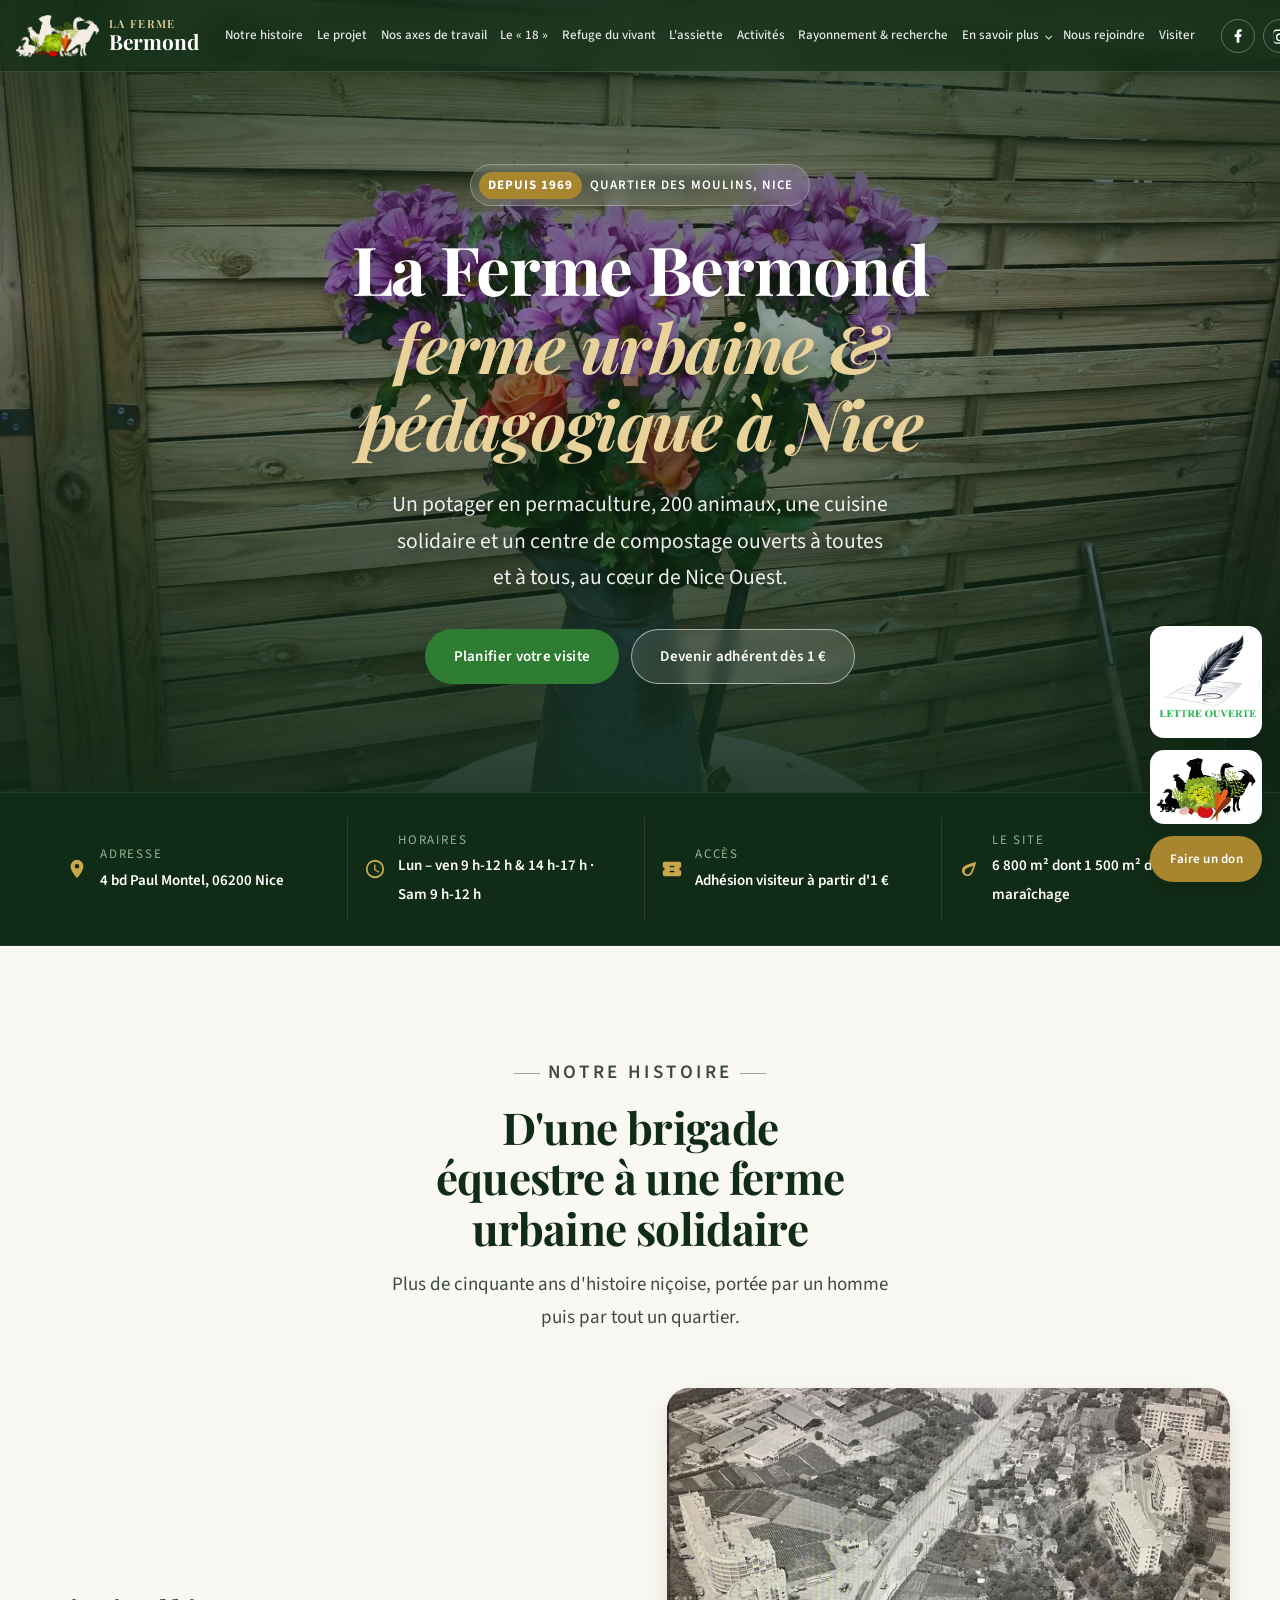
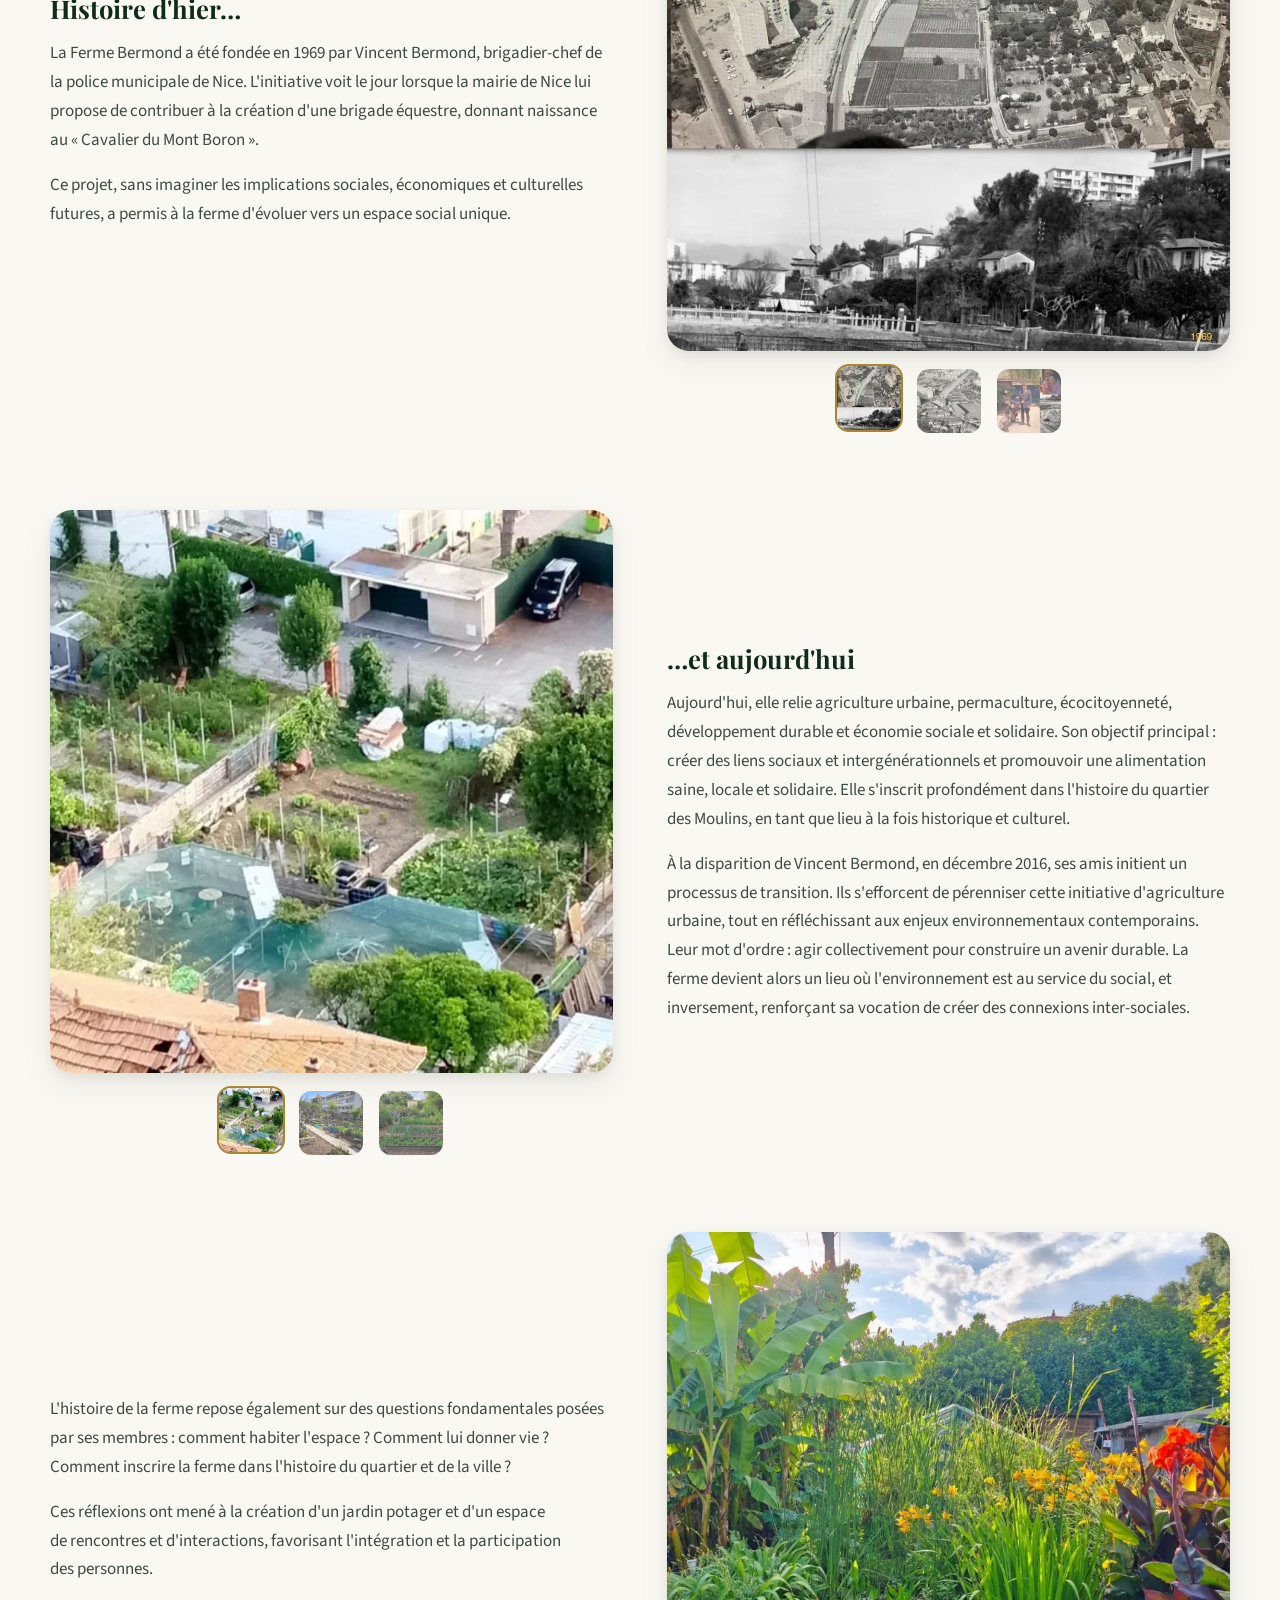
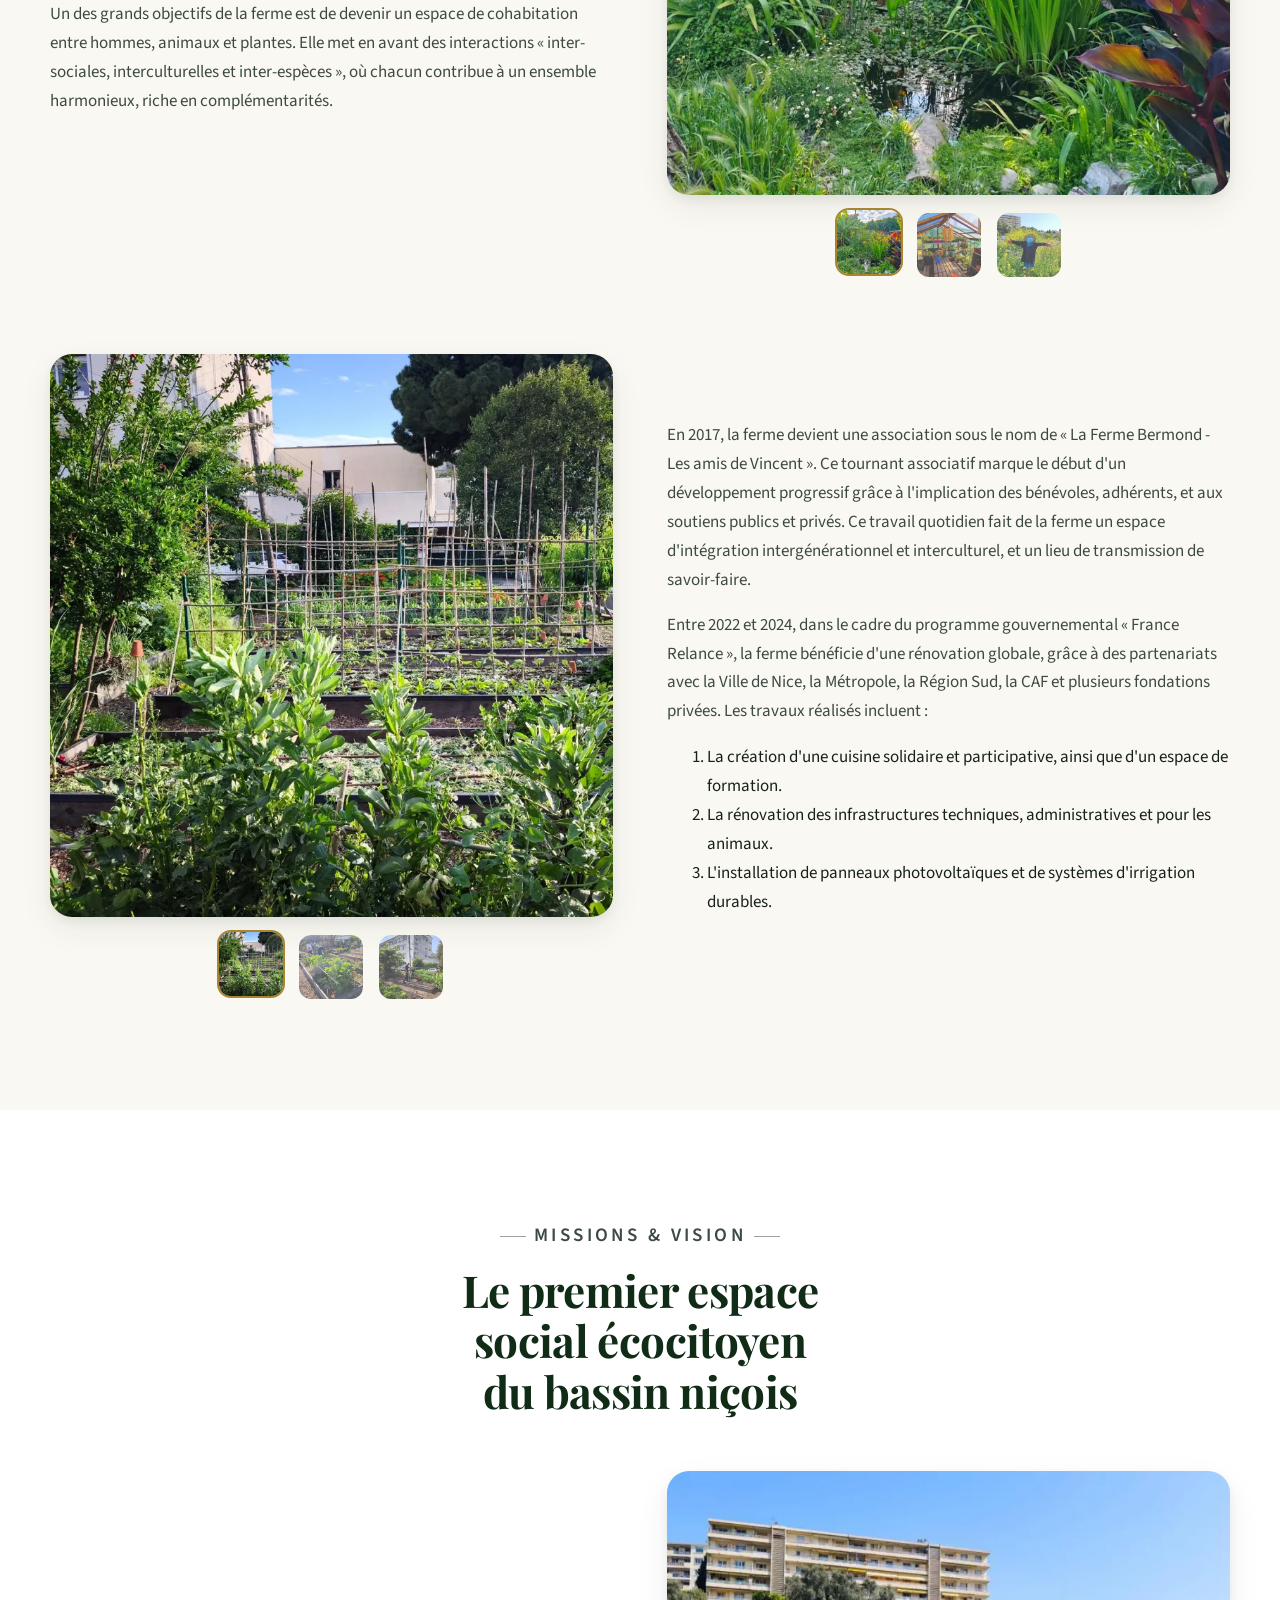
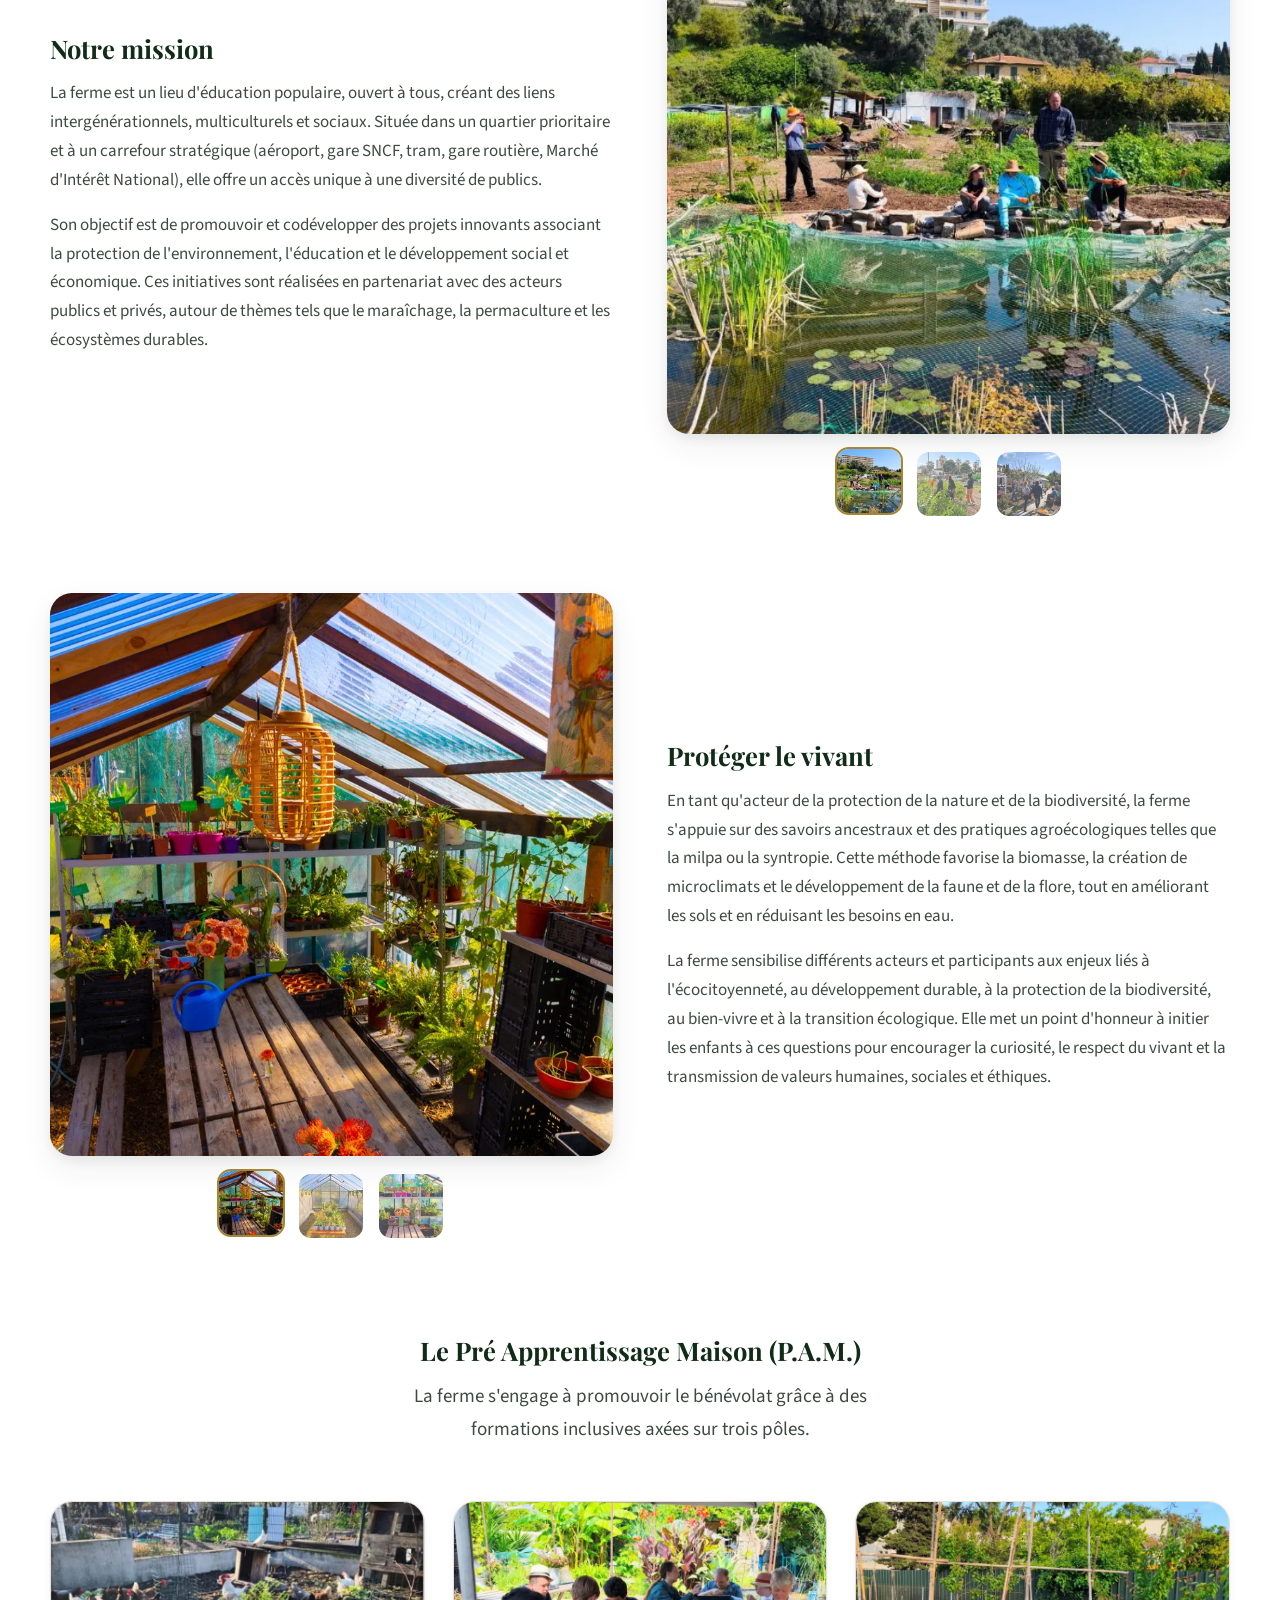
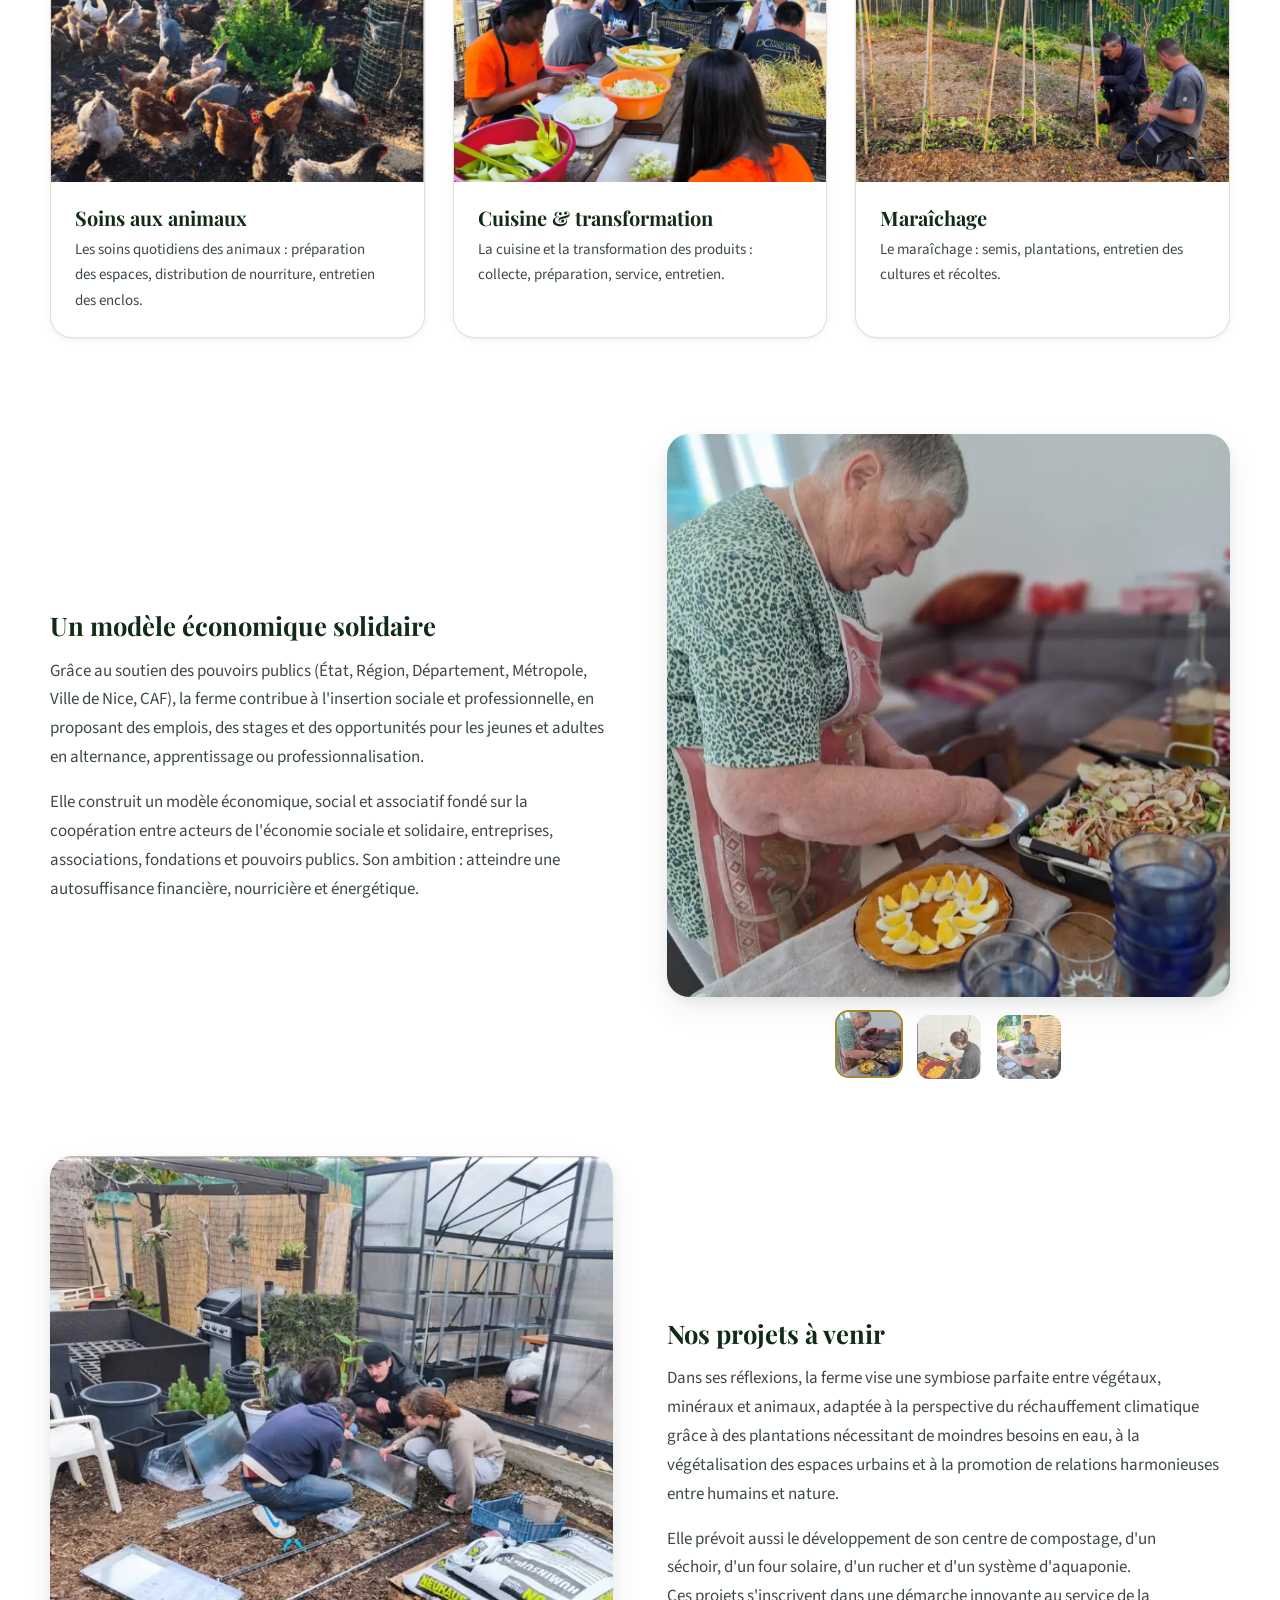
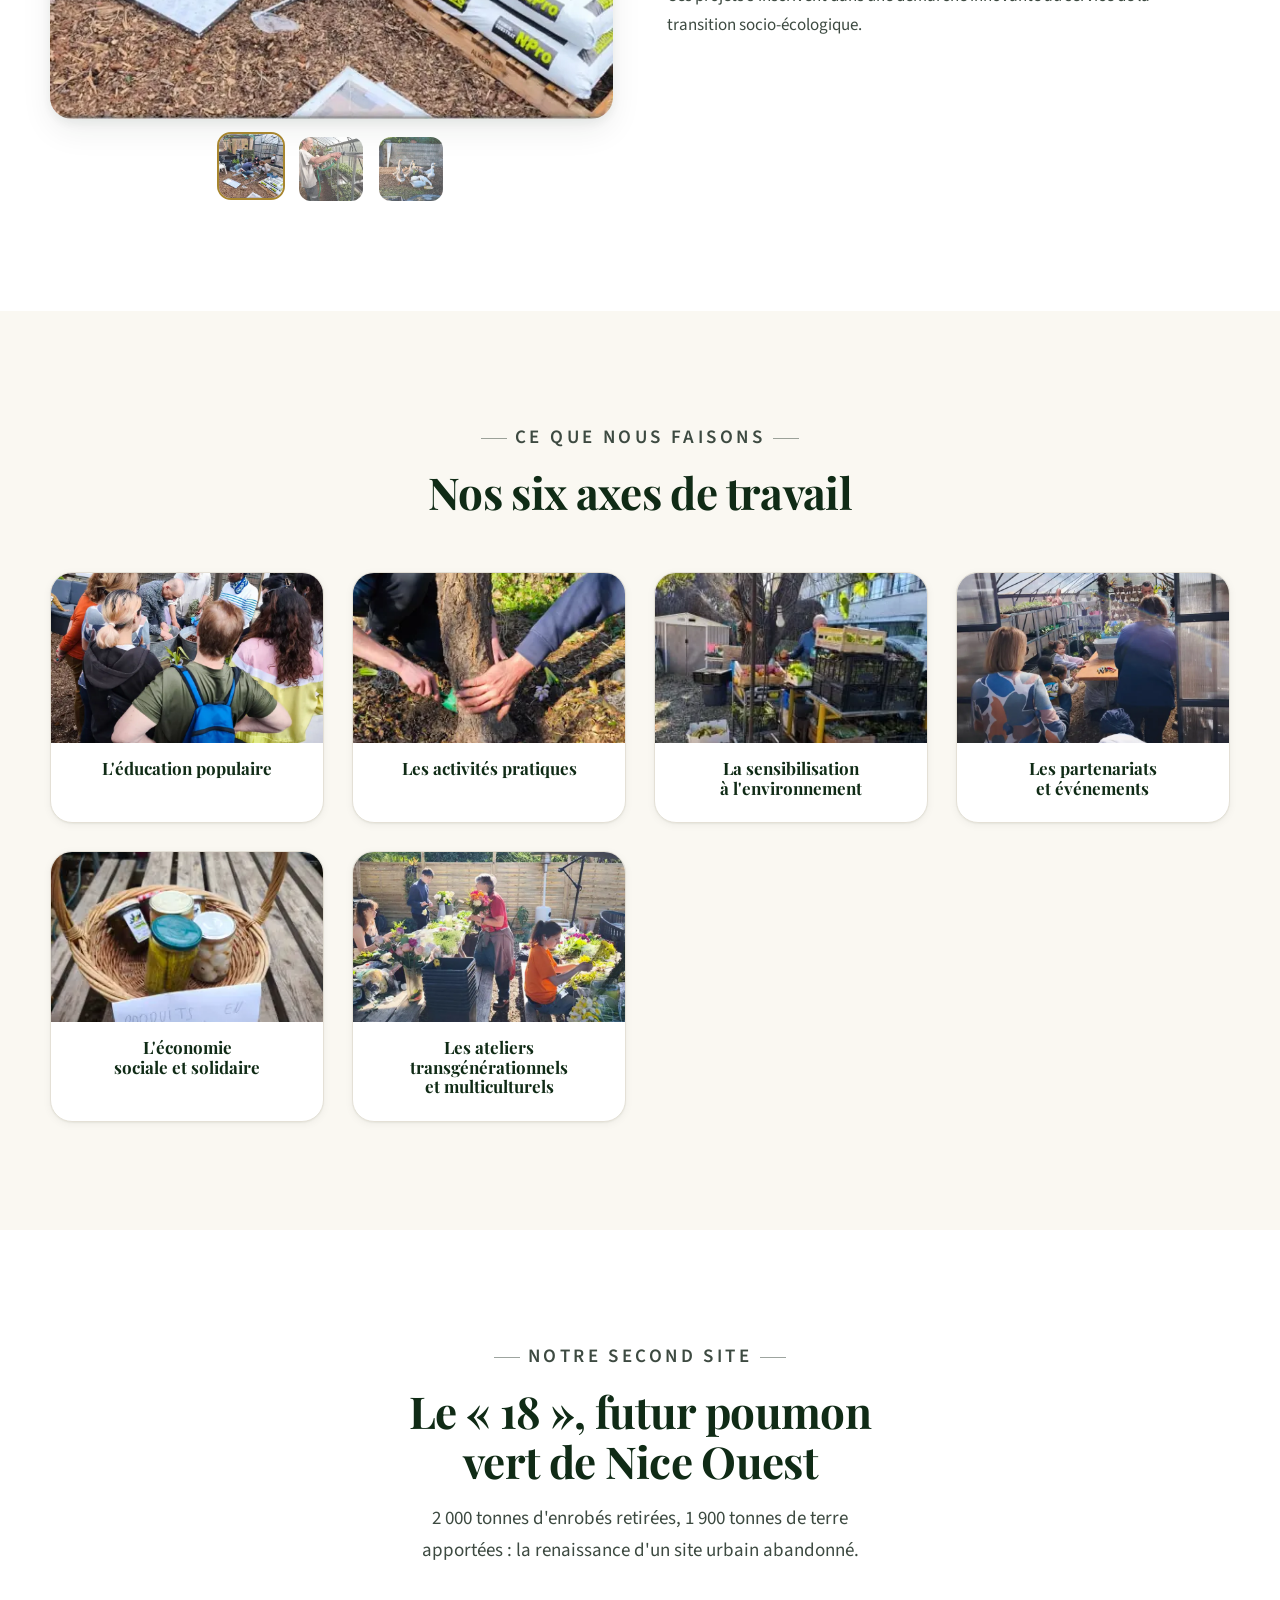
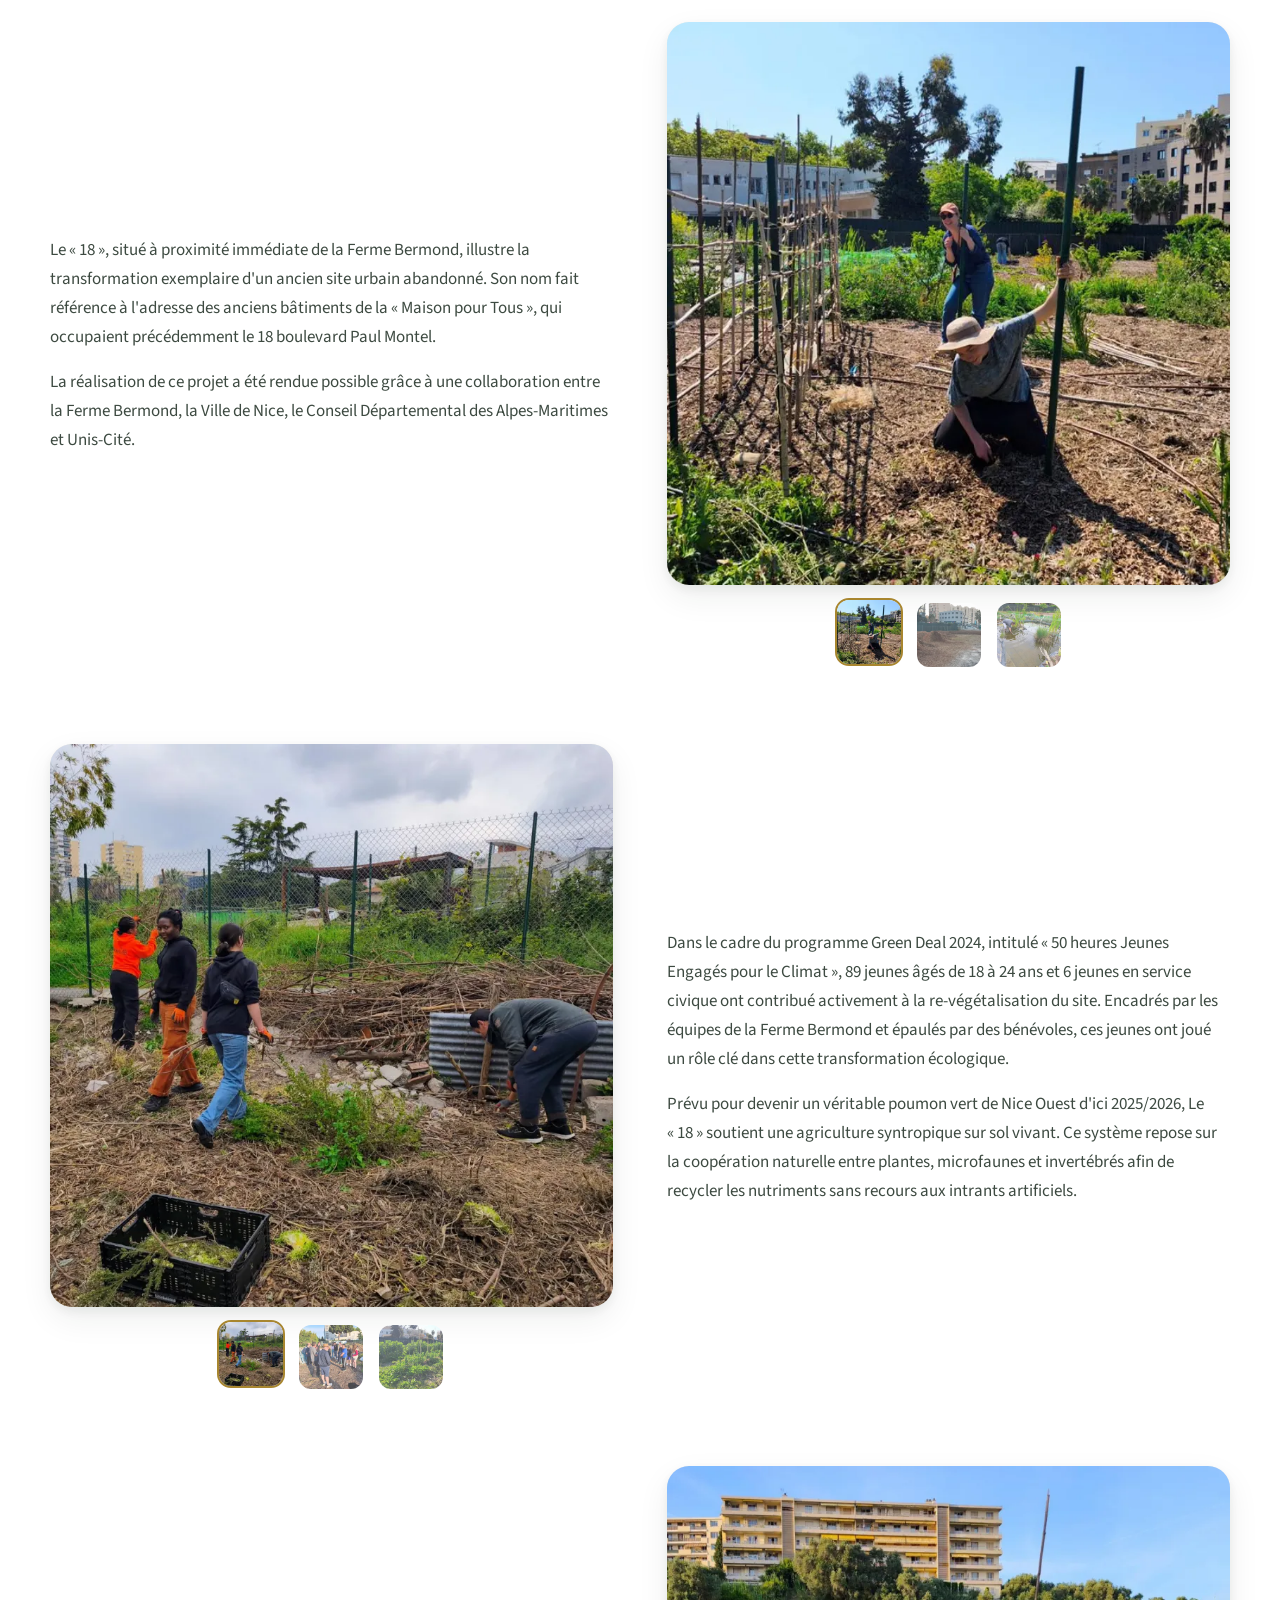
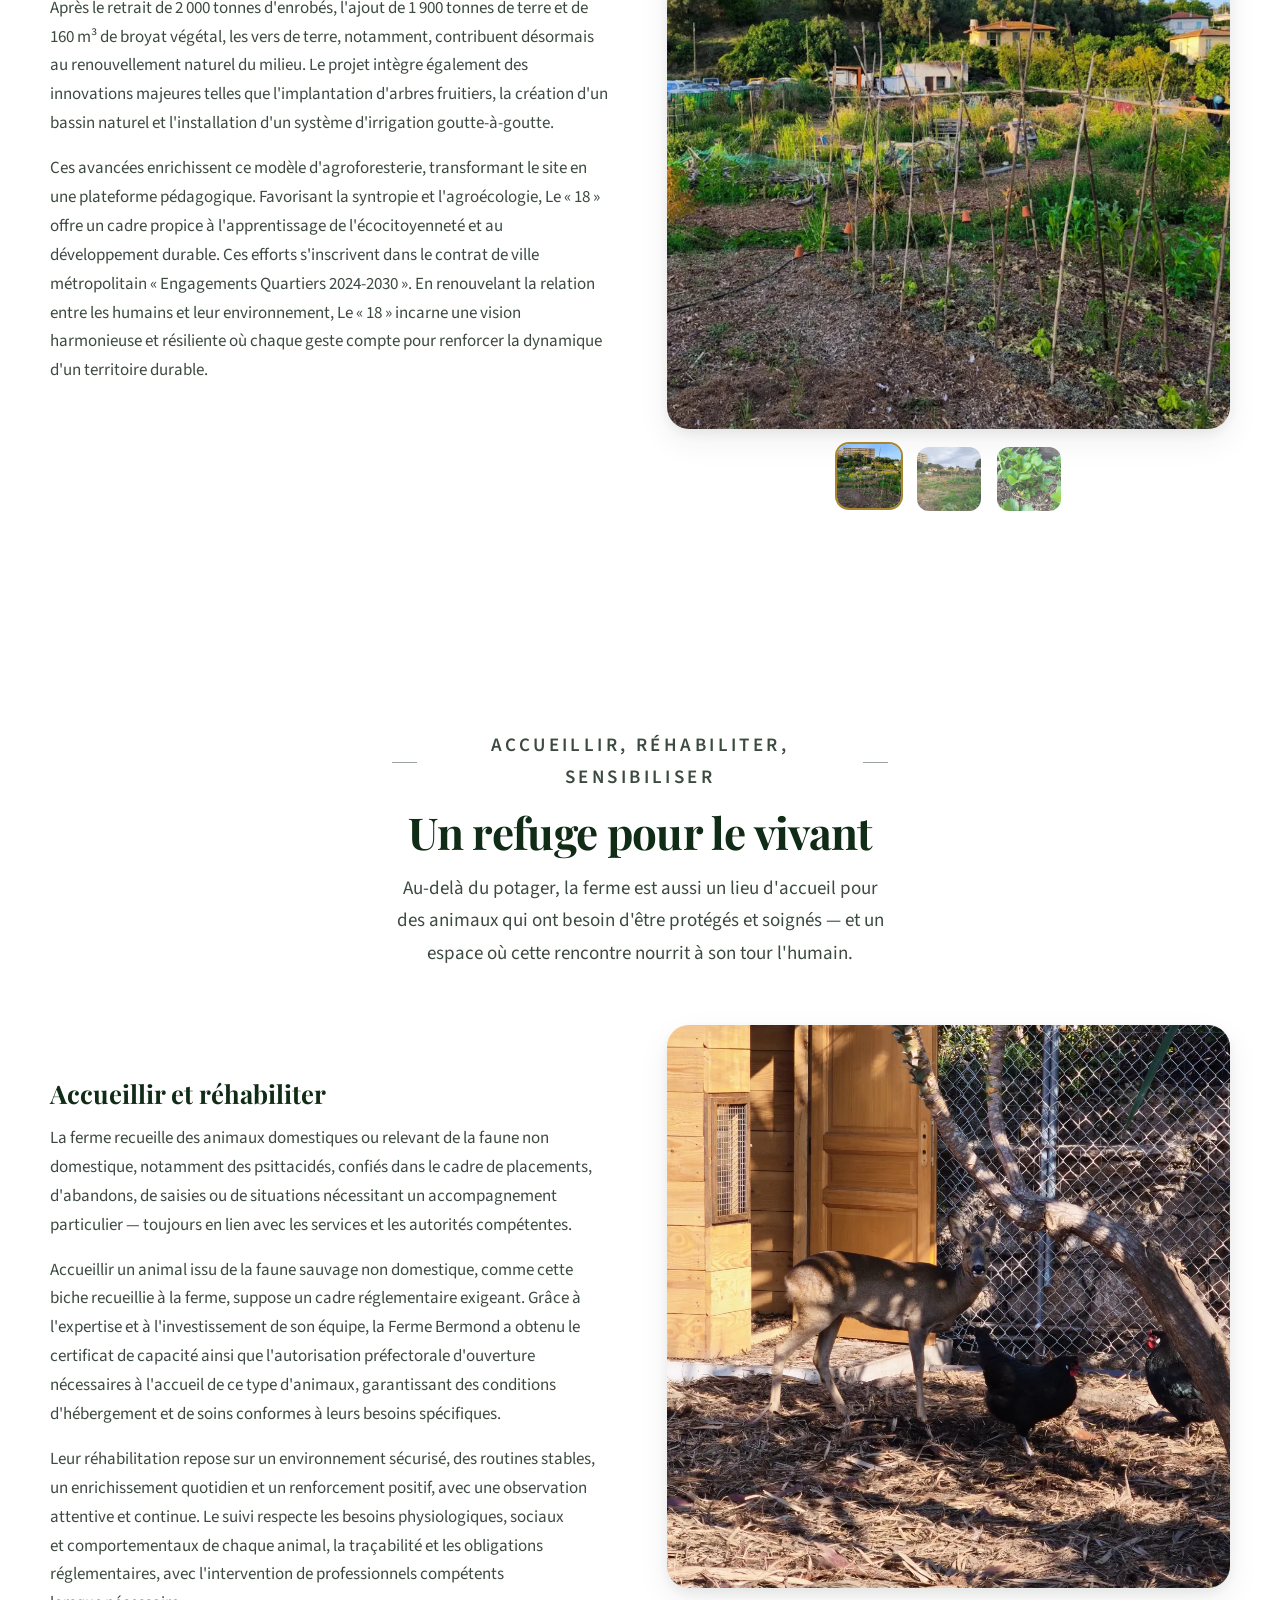
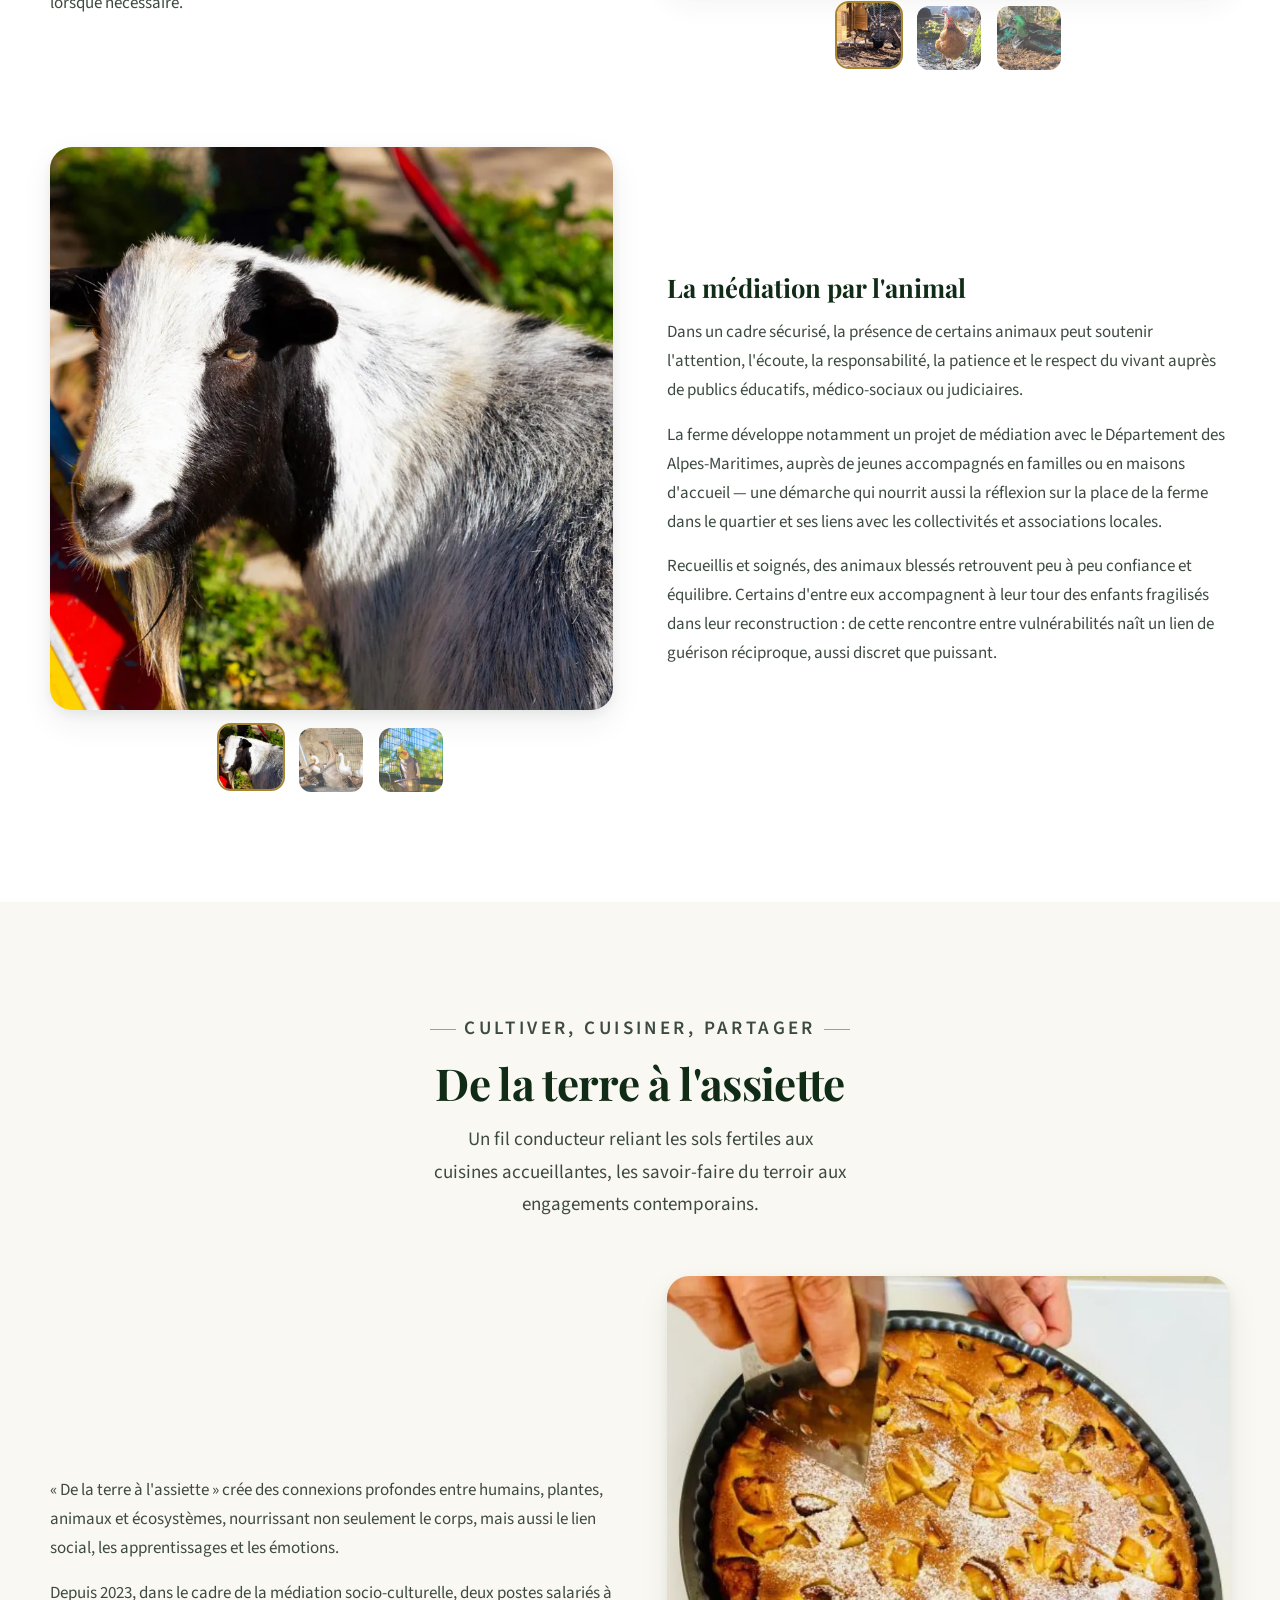
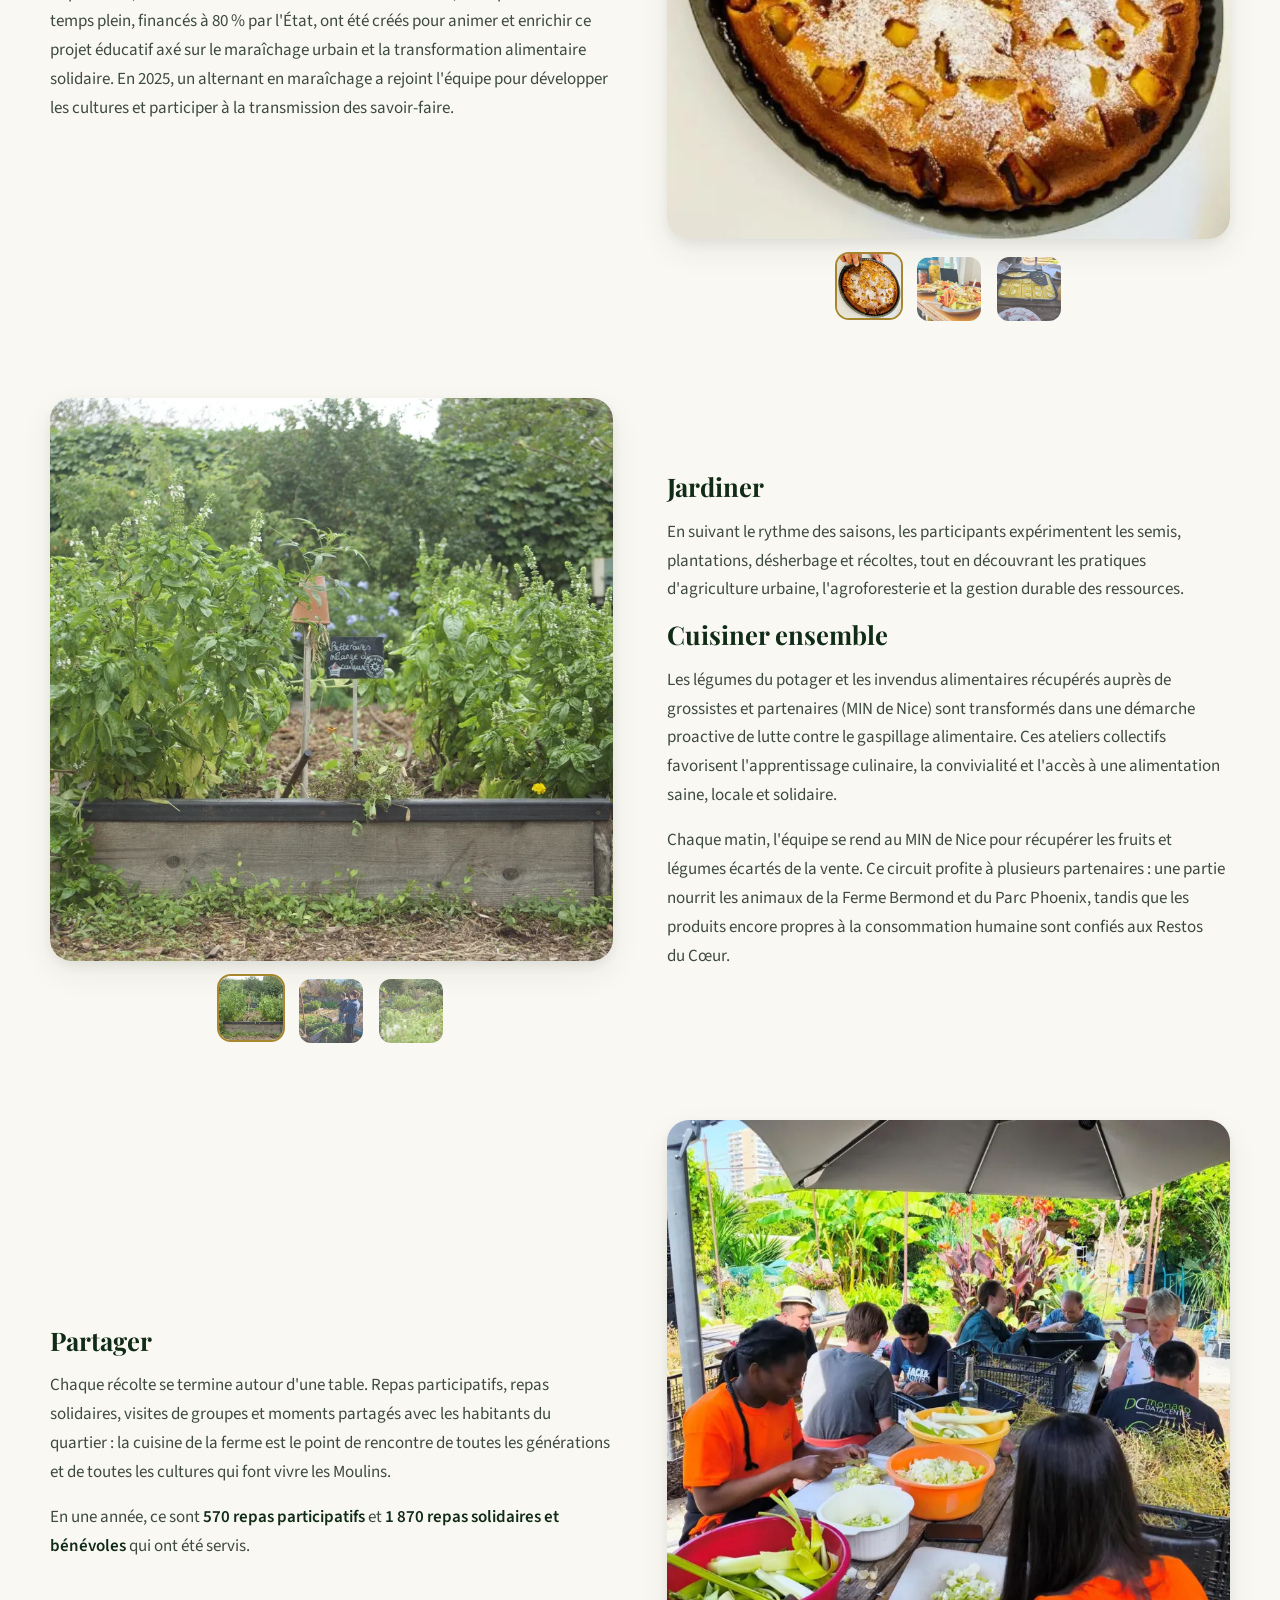
<file: index.html>
<!DOCTYPE html>
<html lang="fr">

<head>
    <meta charset="UTF-8">
    <meta name="viewport" content="width=device-width, initial-scale=1">

    <title>La Ferme Bermond — Ferme urbaine et pédagogique à Nice</title>
    <meta name="description" content="Ferme urbaine et pédagogique à Nice depuis 1969 : potager en permaculture, 200 animaux, ateliers cuisine et compostage. Visites du lundi au samedi.">
    <meta name="author" content="La Ferme Bermond – Les amis de Vincent">
    <meta name="robots" content="index, follow, max-image-preview:large, max-snippet:-1, max-video-preview:-1">
    <meta name="theme-color" content="#102b16">
    <link rel="canonical" href="https://lafermebermond.com/">

    <!-- Open Graph / réseaux sociaux -->
    <meta property="og:type" content="website">
    <meta property="og:site_name" content="La Ferme Bermond">
    <meta property="og:locale" content="fr_FR">
    <meta property="og:url" content="https://lafermebermond.com/">
    <meta property="og:title" content="La Ferme Bermond — Ferme urbaine et pédagogique à Nice">
    <meta property="og:description" content="Depuis 1969 aux Moulins : potager en permaculture, 200 animaux, cuisine solidaire et ateliers pour tous. Ouvert du lundi au samedi, entrée à partir d'1 €.">
    <meta property="og:image" content="https://lafermebermond.com/images/og-image.jpg">
    <meta property="og:image:width" content="1200">
    <meta property="og:image:height" content="630">
    <meta property="og:image:alt" content="Le potager et les serres de la Ferme Bermond à Nice">
    <meta name="twitter:card" content="summary_large_image">
    <meta name="twitter:title" content="La Ferme Bermond — Ferme urbaine et pédagogique à Nice">
    <meta name="twitter:description" content="Depuis 1969 aux Moulins : potager en permaculture, 200 animaux, cuisine solidaire et ateliers pour tous.">
    <meta name="twitter:image" content="https://lafermebermond.com/images/og-image.jpg">

    <!-- Icônes -->
    <link rel="icon" href="/favicon.ico" sizes="any">
    <link rel="icon" type="image/png" sizes="32x32" href="images/favicon-32x32.png">
    <link rel="apple-touch-icon" href="images/apple-touch-icon.png">
    <link rel="manifest" href="site.webmanifest">

    <!-- Ressources -->
    <link rel="preconnect" href="https://fonts.googleapis.com">
    <link rel="preconnect" href="https://fonts.gstatic.com" crossorigin>
    <link rel="preload" as="image" href="images/Background1.webp" fetchpriority="high">
    <link rel="stylesheet" href="https://fonts.googleapis.com/css2?family=Playfair+Display:ital,wght@0,600;0,700;1,700&family=Source+Sans+3:wght@300;400;600;700&display=swap">
    <link rel="stylesheet" href="styles.css?v=3">

    <script>document.documentElement.classList.add('js');</script>

    <!-- Données structurées -->
    <script type="application/ld+json">
    {
      "@context": "https://schema.org",
      "@graph": [
        {
          "@type": ["NGO", "TouristAttraction"],
          "@id": "https://lafermebermond.com/#organisation",
          "name": "La Ferme Bermond – Les amis de Vincent",
          "alternateName": "La Ferme Bermond",
          "url": "https://lafermebermond.com/",
          "logo": "https://lafermebermond.com/images/icon-512.png",
          "image": "https://lafermebermond.com/images/og-image.jpg",
          "description": "Ferme urbaine, pédagogique et solidaire située dans le quartier des Moulins à Nice. Fondée en 1969, elle associe maraîchage en permaculture, éducation populaire, cuisine solidaire et compostage de quartier.",
          "foundingDate": "1969",
          "founder": { "@type": "Person", "name": "Vincent Bermond" },
          "slogan": "Cultiver, cuisiner, partager",
          "areaServed": { "@type": "City", "name": "Nice" },
          "address": {
            "@type": "PostalAddress",
            "streetAddress": "4 boulevard Paul Montel",
            "addressLocality": "Nice",
            "postalCode": "06200",
            "addressRegion": "Alpes-Maritimes",
            "addressCountry": "FR"
          },
          "geo": { "@type": "GeoCoordinates", "latitude": 43.671910, "longitude": 7.209352 },
          "hasMap": "https://maps.google.com/?cid=6603295380374589011",
          "email": "contact@lafermebermond.com",
          "isAccessibleForFree": false,
          "publicAccess": true,
          "openingHoursSpecification": [{
            "@type": "OpeningHoursSpecification",
            "dayOfWeek": ["Monday", "Tuesday", "Wednesday", "Thursday", "Friday"],
            "opens": "09:00",
            "closes": "12:00"
          }, {
            "@type": "OpeningHoursSpecification",
            "dayOfWeek": ["Monday", "Tuesday", "Wednesday", "Thursday", "Friday"],
            "opens": "14:00",
            "closes": "17:00"
          }, {
            "@type": "OpeningHoursSpecification",
            "dayOfWeek": ["Saturday"],
            "opens": "09:00",
            "closes": "12:00"
          }],
          "knowsAbout": ["agriculture urbaine", "permaculture", "agriculture syntropique", "compostage", "économie sociale et solidaire", "éducation à l'environnement"],
          "sameAs": [
            "https://www.facebook.com/lafermebermond",
            "https://www.instagram.com/la_ferme_bermond/",
            "https://www.youtube.com/channel/UCjIxEYve57O7RGvJxjgMUSw",
            "https://www.helloasso.com/associations/la-ferme-bermond-les-amis-de-vincent"
          ]
        },
        {
          "@type": "WebSite",
          "@id": "https://lafermebermond.com/#site",
          "url": "https://lafermebermond.com/",
          "name": "La Ferme Bermond",
          "inLanguage": "fr-FR",
          "publisher": { "@id": "https://lafermebermond.com/#organisation" }
        },
        {
          "@type": "WebPage",
          "@id": "https://lafermebermond.com/#page",
          "url": "https://lafermebermond.com/",
          "name": "La Ferme Bermond — Ferme urbaine et pédagogique à Nice",
          "isPartOf": { "@id": "https://lafermebermond.com/#site" },
          "about": { "@id": "https://lafermebermond.com/#organisation" },
          "inLanguage": "fr-FR",
          "primaryImageOfPage": "https://lafermebermond.com/images/og-image.jpg"
        },
        {
          "@type": "FAQPage",
          "@id": "https://lafermebermond.com/#faq",
          "isPartOf": { "@id": "https://lafermebermond.com/#page" },
          "mainEntity": [
            {
              "@type": "Question",
              "name": "Où se trouve la Ferme Bermond ?",
              "acceptedAnswer": { "@type": "Answer", "text": "La ferme se situe au 4 boulevard Paul Montel, 06200 Nice, dans le quartier des Moulins (Nice Ouest). Elle est implantée à un carrefour stratégique, à proximité de l'aéroport, de la gare SNCF, du tramway, de la gare routière et du Marché d'Intérêt National." }
            },
            {
              "@type": "Question",
              "name": "Quels sont les horaires d'ouverture de la Ferme Bermond ?",
              "acceptedAnswer": { "@type": "Answer", "text": "La ferme est ouverte du lundi au vendredi de 9 h à 12 h puis de 14 h à 17 h, et le samedi de 9 h à 12 h." }
            },
            {
              "@type": "Question",
              "name": "Faut-il payer pour visiter la ferme ?",
              "acceptedAnswer": { "@type": "Answer", "text": "L'accès se fait via une adhésion. L'adhésion visiteur, symbolique, coûte 1 € et donne accès à la ferme, aux repas et aux produits. L'adhésion bienfaiteur est de 20 € par an et ouvre droit à des tarifs réduits. L'adhésion bénévole est gratuite en échange d'une participation régulière aux activités." }
            },
            {
              "@type": "Question",
              "name": "Peut-on venir en famille ou avec une classe ?",
              "acceptedAnswer": { "@type": "Answer", "text": "Oui. La ferme accueille environ 3 000 élèves scolaires chaque année ainsi que les familles, autour d'ateliers pédagogiques : découverte du potager, soin des animaux, cuisine anti-gaspillage et sensibilisation à l'environnement." }
            },
            {
              "@type": "Question",
              "name": "Comment devenir bénévole à la Ferme Bermond ?",
              "acceptedAnswer": { "@type": "Answer", "text": "L'adhésion bénévole est gratuite et donne droit à des tarifs privilégiés, en échange d'une participation régulière à l'entretien du site et aux activités. Il suffit de nous contacter via le formulaire de la page Visiter la ferme." }
            },
            {
              "@type": "Question",
              "name": "Peut-on apporter ses déchets verts pour le compostage ?",
              "acceptedAnswer": { "@type": "Answer", "text": "Oui. La ferme dispose d'une zone de compostage ouverte à toutes les habitantes et à tous les habitants du quartier pour la gestion des déchets verts." }
            },
            {
              "@type": "Question",
              "name": "Quels produits peut-on trouver à la Ferme Bermond ?",
              "acceptedAnswer": { "@type": "Answer", "text": "Des légumes et aromatiques de saison, des fruits (cerises, abricots, figues, kakis, nèfles, poires, prunes, agrumes), des tubercules et céréales, des œufs frais de poules, oies, canes et cailles, ainsi que des confitures, gelées, sirops et sauces préparés avec les récoltes." }
            }
          ]
        }
      ]
    }
    </script>
</head>

<body>
    <a class="skip-link" href="#contenu">Aller au contenu principal</a>

    <!-- Sprite d'icônes -->
    <svg width="0" height="0" style="position:absolute" aria-hidden="true" focusable="false">
        <symbol id="i-facebook" viewBox="0 0 24 24"><path d="M14 13.5h2.5l1-4H14v-2c0-1.03 0-2 2-2h1.5V2.14c-.33-.04-1.55-.14-2.84-.14C12 2 10 3.66 10 6.7v2.8H7v4h3V22h4z"/></symbol>
        <symbol id="i-instagram" viewBox="0 0 24 24"><path d="M12 2.16c3.2 0 3.58.01 4.85.07 1.17.05 1.8.25 2.23.41.56.22.96.48 1.38.9.42.42.68.82.9 1.38.16.42.36 1.06.41 2.23.06 1.27.07 1.65.07 4.85s-.01 3.58-.07 4.85c-.05 1.17-.25 1.8-.41 2.23-.22.56-.48.96-.9 1.38-.42.42-.82.68-1.38.9-.42.16-1.06.36-2.23.41-1.27.06-1.65.07-4.85.07s-3.58-.01-4.85-.07c-1.17-.05-1.8-.25-2.23-.41a3.8 3.8 0 0 1-1.38-.9 3.8 3.8 0 0 1-.9-1.38c-.16-.42-.36-1.06-.41-2.23C2.17 15.58 2.16 15.2 2.16 12s.01-3.58.07-4.85c.05-1.17.25-1.8.41-2.23.22-.56.48-.96.9-1.38.42-.42.82-.68 1.38-.9.42-.16 1.06-.36 2.23-.41C8.42 2.17 8.8 2.16 12 2.16m0 2.16c-3.14 0-3.51.01-4.75.07-1.15.05-1.77.24-2.18.4-.55.22-.94.47-1.35.88-.41.41-.66.8-.88 1.35-.16.41-.35 1.03-.4 2.18-.06 1.24-.07 1.61-.07 4.75s.01 3.51.07 4.75c.05 1.15.24 1.77.4 2.18.22.55.47.94.88 1.35.41.41.8.66 1.35.88.41.16 1.03.35 2.18.4 1.24.06 1.61.07 4.75.07s3.51-.01 4.75-.07c1.15-.05 1.77-.24 2.18-.4.55-.22.94-.47 1.35-.88.41-.41.66-.8.88-1.35.16-.41.35-1.03.4-2.18.06-1.24.07-1.61.07-4.75s-.01-3.51-.07-4.75c-.05-1.15-.24-1.77-.4-2.18a3.6 3.6 0 0 0-.88-1.35 3.6 3.6 0 0 0-1.35-.88c-.41-.16-1.03-.35-2.18-.4-1.24-.06-1.61-.07-4.75-.07m0 3.68a6 6 0 1 1 0 12 6 6 0 0 1 0-12m0 9.9a3.9 3.9 0 1 0 0-7.8 3.9 3.9 0 0 0 0 7.8m7.65-10.14a1.4 1.4 0 1 1-2.8 0 1.4 1.4 0 0 1 2.8 0"/></symbol>
        <symbol id="i-youtube" viewBox="0 0 24 24"><path d="M21.58 7.19a2.51 2.51 0 0 0-1.77-1.78C18.25 5 12 5 12 5s-6.25 0-7.81.41a2.51 2.51 0 0 0-1.77 1.78A26.2 26.2 0 0 0 2 12a26.2 26.2 0 0 0 .42 4.81 2.51 2.51 0 0 0 1.77 1.78C5.75 19 12 19 12 19s6.25 0 7.81-.41a2.51 2.51 0 0 0 1.77-1.78A26.2 26.2 0 0 0 22 12a26.2 26.2 0 0 0-.42-4.81M10 15.02v-6l5.2 3z"/></symbol>
        <symbol id="i-pin" viewBox="0 0 24 24"><path d="M12 2a7 7 0 0 0-7 7c0 5.25 7 13 7 13s7-7.75 7-13a7 7 0 0 0-7-7m0 9.5A2.5 2.5 0 1 1 12 6.5a2.5 2.5 0 0 1 0 5"/></symbol>
        <symbol id="i-clock" viewBox="0 0 24 24"><path d="M12 2a10 10 0 1 0 0 20 10 10 0 0 0 0-20m0 18a8 8 0 1 1 0-16 8 8 0 0 1 0 16m.5-13H11v6l5.25 3.15.75-1.23-4.5-2.67z"/></symbol>
        <symbol id="i-ticket" viewBox="0 0 24 24"><path d="M20 12a2 2 0 0 1 2-2V6a2 2 0 0 0-2-2H4a2 2 0 0 0-2 2v4a2 2 0 0 1 0 4v4a2 2 0 0 0 2 2h16a2 2 0 0 0 2-2v-4a2 2 0 0 1-2-2M9.5 8.5h5V10h-5zm0 5.5h5v1.5h-5z"/></symbol>
        <symbol id="i-leaf" viewBox="0 0 24 24"><path d="M6.05 17.95c-2.34-2.34-2.34-6.14 0-8.49C8.4 7.12 20 4 20 4s-3.12 11.6-5.46 13.95c-2.35 2.34-6.15 2.34-8.49 0m1.41-1.41c1.56 1.56 4.1 1.56 5.66 0C14.5 15.15 16.4 8.6 16.4 8.6S9.85 10.5 8.46 11.88c-1.56 1.56-1.56 4.1 0 5.66"/></symbol>
        <symbol id="i-mail" viewBox="0 0 24 24"><path d="M4 4h16a2 2 0 0 1 2 2v12a2 2 0 0 1-2 2H4a2 2 0 0 1-2-2V6a2 2 0 0 1 2-2m16 3.24-7.4 5.55a1 1 0 0 1-1.2 0L4 7.24V18h16zM4.5 6l7.5 5.63L19.5 6z"/></symbol>
        <symbol id="i-download" viewBox="0 0 24 24"><path d="M12 3a1 1 0 0 1 1 1v9.59l3.3-3.3a1 1 0 1 1 1.4 1.42l-5 5a1 1 0 0 1-1.4 0l-5-5a1 1 0 1 1 1.4-1.42l3.3 3.3V4a1 1 0 0 1 1-1M5 19a1 1 0 1 0 0 2h14a1 1 0 1 0 0-2z"/></symbol>
        <symbol id="i-file-pdf" viewBox="0 0 24 24"><path d="M6 2a2 2 0 0 0-2 2v16a2 2 0 0 0 2 2h12a2 2 0 0 0 2-2V8l-6-6zm7 7V3.5L18.5 9z"/></symbol>
    </svg>

    <header class="site-header" id="siteHeader">
        <div class="site-header__inner">
            <a class="brand" href="#accueil" aria-label="La Ferme Bermond — retour en haut de page">
                <img src="images/logo-icon.webp" width="1588" height="800" alt="" fetchpriority="high">
                <span class="brand__wordmark">
                    <span class="brand__line1">La Ferme</span>
                    <span class="brand__line2">Bermond</span>
                </span>
            </a>

            <nav class="nav" id="mainNav" aria-label="Navigation principale">
                <ul class="nav__list">
                    <li><a href="#histoire">Notre histoire</a></li>
                    <li><a href="#but">Le projet</a></li>
                    <li><a href="#Axe">Nos axes de travail</a></li>
                    <li><a href="#le18">Le «&nbsp;18&nbsp;»</a></li>
                    <li><a href="#refuge">Refuge du vivant</a></li>
                    <li><a href="#assiete">L'assiette</a></li>
                    <li><a href="#activites">Activités</a></li>
                    <li><a href="#rayonnement">Rayonnement &amp; recherche</a></li>
                    <li class="nav__dropdown">
                        <details>
                            <summary>En savoir plus</summary>
                            <ul>
                                <li><a href="#chiffres">Chiffres clés</a></li>
                                <li><a href="#nous">On parle de nous</a></li>
                                <li><a href="#faq">Questions fréquentes</a></li>
                                <li><a href="#partenaires">Nos partenaires</a></li>
                                <li><a href="#presse">Dossier de presse</a></li>
                            </ul>
                        </details>
                    </li>
                    <li><a href="#rejoindre">Nous rejoindre</a></li>
                    <li><a href="#visite">Visiter</a></li>
                </ul>
            </nav>

            <div class="header-actions">
                <div class="socials">
                    <a href="https://www.facebook.com/lafermebermond" target="_blank" rel="noopener" aria-label="La Ferme Bermond sur Facebook"><svg aria-hidden="true"><use href="#i-facebook"></use></svg></a>
                    <a href="https://www.instagram.com/la_ferme_bermond/" target="_blank" rel="noopener" aria-label="La Ferme Bermond sur Instagram"><svg aria-hidden="true"><use href="#i-instagram"></use></svg></a>
                    <a href="https://www.youtube.com/channel/UCjIxEYve57O7RGvJxjgMUSw" target="_blank" rel="noopener" aria-label="La Ferme Bermond sur YouTube"><svg aria-hidden="true"><use href="#i-youtube"></use></svg></a>
                </div>
                <button class="burger" id="burger" type="button" aria-label="Ouvrir le menu" aria-expanded="false" aria-controls="mainNav">
                    <span></span><span></span><span></span>
                </button>
            </div>
        </div>
    </header>

    <main id="contenu">

        <!-- ================= HÉROS ================= -->
        <section id="accueil" class="hero" aria-labelledby="hero-title">
            <div class="hero__media" aria-hidden="true">
                <span></span><span></span><span></span><span></span><span></span>
            </div>
            <div class="hero__inner">
                <p class="hero__badge"><b>Depuis 1969</b> Quartier des Moulins, Nice</p>
                <h1 id="hero-title">La Ferme Bermond<em>ferme urbaine &amp; pédagogique à Nice</em></h1>
                <p class="hero__lead">
                    Un potager en permaculture, 200 animaux, une cuisine solidaire et un centre de compostage
                    ouverts à toutes et à tous, au cœur de Nice&nbsp;Ouest.
                </p>
                <div class="hero__cta">
                    <a class="btn btn--primary" href="#visite">Planifier votre visite</a>
                    <a class="btn btn--ghost" href="#rejoindre">Devenir adhérent dès 1&nbsp;€</a>
                </div>
            </div>
        </section>

        <!-- ================= BANDEAU INFOS PRATIQUES ================= -->
        <aside class="quickbar" aria-label="Informations pratiques">
            <div class="wrap quickbar__grid">
                <div class="quickbar__item">
                    <svg aria-hidden="true"><use href="#i-pin"></use></svg>
                    <div><span>Adresse</span><strong>4 bd Paul Montel, 06200 Nice</strong></div>
                </div>
                <div class="quickbar__item">
                    <svg aria-hidden="true"><use href="#i-clock"></use></svg>
                    <div><span>Horaires</span><strong>Lun – ven 9 h-12 h &amp; 14 h-17 h · Sam 9 h-12 h</strong></div>
                </div>
                <div class="quickbar__item">
                    <svg aria-hidden="true"><use href="#i-ticket"></use></svg>
                    <div><span>Accès</span><strong>Adhésion visiteur à partir d'1 €</strong></div>
                </div>
                <div class="quickbar__item">
                    <svg aria-hidden="true"><use href="#i-leaf"></use></svg>
                    <div><span>Le site</span><strong>6 800 m² dont 1 500 m² de maraîchage</strong></div>
                </div>
            </div>
        </aside>

        <!-- ================= HISTOIRE ================= -->
        <section id="histoire" class="section section--cream" aria-labelledby="histoire-title">
            <div class="wrap">
                <div class="section-head reveal">
                    <p class="eyebrow">Notre histoire</p>
                    <h2 id="histoire-title">D'une brigade équestre à une ferme urbaine solidaire</h2>
                    <p>Plus de cinquante ans d'histoire niçoise, portée par un homme puis par tout un quartier.</p>
                </div>

                <div class="split reveal">
                    <div class="split__body">
                        <h3>Histoire d'hier…</h3>
                        <p>
                            La Ferme Bermond a été fondée en 1969 par Vincent Bermond, brigadier-chef de la police
                            municipale de Nice. L'initiative voit le jour lorsque la mairie de Nice lui propose de
                            contribuer à la création d'une brigade équestre, donnant naissance au
                            «&nbsp;Cavalier du Mont Boron&nbsp;».
                        </p>
                        <p>
                            Ce projet, sans imaginer les implications sociales, économiques et culturelles futures,
                            a permis à la ferme d'évoluer vers un espace social unique.
                        </p>
                    </div>
                    <figure class="split__media gallery" data-gallery>
                        <div class="gallery__frame">
                            <img class="gallery__main" src="images/14.webp" width="1080" height="1080" alt="Les débuts de la Ferme Bermond à Nice dans les années 1970" loading="lazy" decoding="async">
                        </div>
                        <div class="gallery__thumbs">
                            <button type="button" class="gallery__thumb" data-full="images/14.webp" aria-current="true" aria-label="Voir la photo : les débuts de la ferme"><img src="images/thumbs/14.webp" width="200" height="200" alt="" loading="lazy"></button>
                            <button type="button" class="gallery__thumb" data-full="images/hier.webp" aria-label="Voir la photo : la ferme autrefois"><img src="images/thumbs/hier.webp" width="200" height="200" alt="" loading="lazy"></button>
                            <button type="button" class="gallery__thumb" data-full="images/16.webp" aria-label="Voir la photo : archives de la ferme"><img src="images/thumbs/16.webp" width="200" height="200" alt="" loading="lazy"></button>
                        </div>
                    </figure>
                </div>

                <div class="split split--reverse reveal">
                    <div class="split__body">
                        <h3>…et aujourd'hui</h3>
                        <p>
                            Aujourd'hui, elle relie agriculture urbaine, permaculture, écocitoyenneté, développement
                            durable et économie sociale et solidaire. Son objectif principal&nbsp;: créer des liens
                            sociaux et intergénérationnels et promouvoir une alimentation saine, locale et solidaire.
                            Elle s'inscrit profondément dans l'histoire du quartier des Moulins, en tant que lieu à la
                            fois historique et culturel.
                        </p>
                        <p>
                            À la disparition de Vincent Bermond, en décembre 2016, ses amis initient un processus de
                            transition. Ils s'efforcent de pérenniser cette initiative d'agriculture urbaine, tout en
                            réfléchissant aux enjeux environnementaux contemporains. Leur mot d'ordre&nbsp;: agir
                            collectivement pour construire un avenir durable. La ferme devient alors un lieu où
                            l'environnement est au service du social, et inversement, renforçant sa vocation de créer
                            des connexions inter-sociales.
                        </p>
                    </div>
                    <figure class="split__media gallery" data-gallery>
                        <div class="gallery__frame">
                            <img class="gallery__main" src="images/AJ.webp" width="800" height="800" alt="La Ferme Bermond aujourd'hui : jardin partagé et espace de rencontre" loading="lazy" decoding="async">
                        </div>
                        <div class="gallery__thumbs">
                            <button type="button" class="gallery__thumb" data-full="images/AJ.webp" aria-current="true" aria-label="Voir la photo : la ferme aujourd'hui"><img src="images/thumbs/AJ.webp" width="200" height="200" alt="" loading="lazy"></button>
                            <button type="button" class="gallery__thumb" data-full="images/AJ (2).webp" aria-label="Voir la photo : vie quotidienne à la ferme"><img src="images/thumbs/AJ (2).webp" width="200" height="200" alt="" loading="lazy"></button>
                            <button type="button" class="gallery__thumb" data-full="images/AJ (3).webp" aria-label="Voir la photo : adhérents et bénévoles"><img src="images/thumbs/AJ (3).webp" width="200" height="200" alt="" loading="lazy"></button>
                        </div>
                    </figure>
                </div>

                <div class="split reveal">
                    <div class="split__body">
                        <p>
                            L'histoire de la ferme repose également sur des questions fondamentales posées par ses
                            membres&nbsp;: comment habiter l'espace&nbsp;? Comment lui donner vie&nbsp;? Comment inscrire
                            la ferme dans l'histoire du quartier et de la ville&nbsp;?
                        </p>
                        <p>
                            Ces réflexions ont mené à la création d'un jardin potager et d'un espace de rencontres et
                            d'interactions, favorisant l'intégration et la participation des personnes.
                        </p>
                        <p>
                            Un des grands objectifs de la ferme est de devenir un espace de cohabitation entre hommes,
                            animaux et plantes. Elle met en avant des interactions «&nbsp;inter-sociales,
                            interculturelles et inter-espèces&nbsp;», où chacun contribue à un ensemble harmonieux, riche
                            en complémentarités.
                        </p>
                    </div>
                    <figure class="split__media gallery" data-gallery>
                        <div class="gallery__frame">
                            <img class="gallery__main" src="images/AJ (4).webp" width="800" height="800" alt="Cohabitation entre humains, animaux et plantes à la Ferme Bermond" loading="lazy" decoding="async">
                        </div>
                        <div class="gallery__thumbs">
                            <button type="button" class="gallery__thumb" data-full="images/AJ (4).webp" aria-current="true" aria-label="Voir la photo : cohabitation à la ferme"><img src="images/thumbs/AJ (4).webp" width="200" height="200" alt="" loading="lazy"></button>
                            <button type="button" class="gallery__thumb" data-full="images/AJ (5).webp" aria-label="Voir la photo : le jardin potager"><img src="images/thumbs/AJ (5).webp" width="200" height="200" alt="" loading="lazy"></button>
                            <button type="button" class="gallery__thumb" data-full="images/AJ (1).webp" aria-label="Voir la photo : espace de rencontre"><img src="images/thumbs/AJ (1).webp" width="200" height="200" alt="" loading="lazy"></button>
                        </div>
                    </figure>
                </div>

                <div class="split split--reverse reveal">
                    <div class="split__body">
                        <p>
                            En 2017, la ferme devient une association sous le nom de «&nbsp;La Ferme Bermond - Les amis
                            de Vincent&nbsp;». Ce tournant associatif marque le début d'un développement progressif grâce
                            à l'implication des bénévoles, adhérents, et aux soutiens publics et privés. Ce travail
                            quotidien fait de la ferme un espace d'intégration intergénérationnel et interculturel, et un
                            lieu de transmission de savoir-faire.
                        </p>
                        <p>
                            Entre 2022 et 2024, dans le cadre du programme gouvernemental «&nbsp;France Relance&nbsp;»,
                            la ferme bénéficie d'une rénovation globale, grâce à des partenariats avec la Ville de Nice,
                            la Métropole, la Région Sud, la CAF et plusieurs fondations privées. Les travaux réalisés
                            incluent&nbsp;:
                        </p>
                        <ol>
                            <li>La création d'une cuisine solidaire et participative, ainsi que d'un espace de formation.</li>
                            <li>La rénovation des infrastructures techniques, administratives et pour les animaux.</li>
                            <li>L'installation de panneaux photovoltaïques et de systèmes d'irrigation durables.</li>
                        </ol>
                    </div>
                    <figure class="split__media gallery" data-gallery>
                        <div class="gallery__frame">
                            <img class="gallery__main" src="images/AJ (6).webp" width="800" height="800" alt="Les infrastructures rénovées de la Ferme Bermond entre 2022 et 2024" loading="lazy" decoding="async">
                        </div>
                        <div class="gallery__thumbs">
                            <button type="button" class="gallery__thumb" data-full="images/AJ (6).webp" aria-current="true" aria-label="Voir la photo : infrastructures rénovées"><img src="images/thumbs/AJ (6).webp" width="200" height="200" alt="" loading="lazy"></button>
                            <button type="button" class="gallery__thumb" data-full="images/AJ (7).webp" aria-label="Voir la photo : chantier de rénovation"><img src="images/thumbs/AJ (7).webp" width="200" height="200" alt="" loading="lazy"></button>
                            <button type="button" class="gallery__thumb" data-full="images/AJ (8).webp" aria-label="Voir la photo : nouveaux espaces de la ferme"><img src="images/thumbs/AJ (8).webp" width="200" height="200" alt="" loading="lazy"></button>
                        </div>
                    </figure>
                </div>
            </div>
        </section>

        <!-- ================= MISSION & VISION ================= -->
        <section id="but" class="section section--white" aria-labelledby="but-title">
            <div class="wrap">
                <div class="section-head reveal">
                    <p class="eyebrow">Missions &amp; vision</p>
                    <h2 id="but-title">Le premier espace social écocitoyen du bassin niçois</h2>
                </div>

                <div class="split reveal">
                    <div class="split__body">
                        <h3>Notre mission</h3>
                        <p>
                            La ferme est un lieu d'éducation populaire, ouvert à tous, créant des liens
                            intergénérationnels, multiculturels et sociaux. Située dans un quartier prioritaire et à un
                            carrefour stratégique (aéroport, gare SNCF, tram, gare routière, Marché d'Intérêt National),
                            elle offre un accès unique à une diversité de publics.
                        </p>
                        <p>
                            Son objectif est de promouvoir et codévelopper des projets innovants associant la protection
                            de l'environnement, l'éducation et le développement social et économique. Ces initiatives
                            sont réalisées en partenariat avec des acteurs publics et privés, autour de thèmes tels que
                            le maraîchage, la permaculture et les écosystèmes durables.
                        </p>
                    </div>
                    <figure class="split__media gallery" data-gallery>
                        <div class="gallery__frame">
                            <img class="gallery__main" src="images/MIS (1).webp" width="800" height="800" alt="Atelier d'éducation populaire à la Ferme Bermond" loading="lazy" decoding="async">
                        </div>
                        <div class="gallery__thumbs">
                            <button type="button" class="gallery__thumb" data-full="images/MIS (1).webp" aria-current="true" aria-label="Voir la photo : atelier d'éducation populaire"><img src="images/thumbs/MIS (1).webp" width="200" height="200" alt="" loading="lazy"></button>
                            <button type="button" class="gallery__thumb" data-full="images/MIS (2).webp" aria-label="Voir la photo : accueil des publics"><img src="images/thumbs/MIS (2).webp" width="200" height="200" alt="" loading="lazy"></button>
                            <button type="button" class="gallery__thumb" data-full="images/FB (45).webp" aria-label="Voir la photo : activité collective"><img src="images/thumbs/FB (45).webp" width="200" height="200" alt="" loading="lazy"></button>
                        </div>
                    </figure>
                </div>

                <div class="split split--reverse reveal">
                    <div class="split__body">
                        <h3>Protéger le vivant</h3>
                        <p>
                            En tant qu'acteur de la protection de la nature et de la biodiversité, la ferme s'appuie sur
                            des savoirs ancestraux et des pratiques agroécologiques telles que la milpa ou la syntropie.
                            Cette méthode favorise la biomasse, la création de microclimats et le développement de la
                            faune et de la flore, tout en améliorant les sols et en réduisant les besoins en eau.
                        </p>
                        <p>
                            La ferme sensibilise différents acteurs et participants aux enjeux liés à l'écocitoyenneté,
                            au développement durable, à la protection de la biodiversité, au bien-vivre et à la
                            transition écologique. Elle met un point d'honneur à initier les enfants à ces questions pour
                            encourager la curiosité, le respect du vivant et la transmission de valeurs humaines,
                            sociales et éthiques.
                        </p>
                    </div>
                    <figure class="split__media gallery" data-gallery>
                        <div class="gallery__frame">
                            <img class="gallery__main" src="images/serre-plantations.webp" width="800" height="800" alt="La serre pédagogique de la Ferme Bermond où sont cultivés les jeunes plants" loading="lazy" decoding="async">
                        </div>
                        <div class="gallery__thumbs">
                            <button type="button" class="gallery__thumb" data-full="images/serre-plantations.webp" aria-current="true" aria-label="Voir la photo : la serre pédagogique"><img src="images/thumbs/serre-plantations.webp" width="200" height="200" alt="" loading="lazy"></button>
                            <button type="button" class="gallery__thumb" data-full="images/serre-jeunes-plants.webp" aria-label="Voir la photo : jeunes plants en godets"><img src="images/thumbs/serre-jeunes-plants.webp" width="200" height="200" alt="" loading="lazy"></button>
                            <button type="button" class="gallery__thumb" data-full="images/serre-etabli.webp" aria-label="Voir la photo : établi de rempotage"><img src="images/thumbs/serre-etabli.webp" width="200" height="200" alt="" loading="lazy"></button>
                        </div>
                    </figure>
                </div>

                <div class="section-head reveal" style="margin-top: var(--s-9)">
                    <h3>Le Pré Apprentissage Maison (P.A.M.)</h3>
                    <p>La ferme s'engage à promouvoir le bénévolat grâce à des formations inclusives axées sur trois pôles.</p>
                </div>

                <div class="cards reveal">
                    <article class="card">
                        <div class="card__media">
                            <img src="images/FB (47).webp" width="800" height="800" alt="Bénévole nourrissant les animaux de la ferme" loading="lazy" decoding="async">
                        </div>
                        <div class="card__body">
                            <h3>Soins aux animaux</h3>
                            <p>Les soins quotidiens des animaux&nbsp;: préparation des espaces, distribution de nourriture, entretien des enclos.</p>
                        </div>
                    </article>
                    <article class="card">
                        <div class="card__media">
                            <img src="images/FB (10).webp" width="800" height="800" alt="Atelier de cuisine solidaire à la Ferme Bermond" loading="lazy" decoding="async">
                        </div>
                        <div class="card__body">
                            <h3>Cuisine &amp; transformation</h3>
                            <p>La cuisine et la transformation des produits&nbsp;: collecte, préparation, service, entretien.</p>
                        </div>
                    </article>
                    <article class="card">
                        <div class="card__media">
                            <img src="images/FB (58).webp" width="800" height="800" alt="Semis et plantations dans le potager de la ferme" loading="lazy" decoding="async">
                        </div>
                        <div class="card__body">
                            <h3>Maraîchage</h3>
                            <p>Le maraîchage&nbsp;: semis, plantations, entretien des cultures et récoltes.</p>
                        </div>
                    </article>
                </div>

                <div class="split reveal" style="margin-top: var(--s-9)">
                    <div class="split__body">
                        <h3>Un modèle économique solidaire</h3>
                        <p>
                            Grâce au soutien des pouvoirs publics (État, Région, Département, Métropole, Ville de Nice,
                            CAF), la ferme contribue à l'insertion sociale et professionnelle, en proposant des emplois,
                            des stages et des opportunités pour les jeunes et adultes en alternance, apprentissage ou
                            professionnalisation.
                        </p>
                        <p>
                            Elle construit un modèle économique, social et associatif fondé sur la coopération entre
                            acteurs de l'économie sociale et solidaire, entreprises, associations, fondations et pouvoirs
                            publics. Son ambition&nbsp;: atteindre une autosuffisance financière, nourricière et
                            énergétique.
                        </p>
                    </div>
                    <figure class="split__media gallery" data-gallery>
                        <div class="gallery__frame">
                            <img class="gallery__main" src="images/Cuisine (5).webp" width="800" height="800" alt="La cuisine solidaire et participative de la Ferme Bermond" loading="lazy" decoding="async">
                        </div>
                        <div class="gallery__thumbs">
                            <button type="button" class="gallery__thumb" data-full="images/Cuisine (5).webp" aria-current="true" aria-label="Voir la photo : la cuisine solidaire"><img src="images/thumbs/Cuisine (5).webp" width="200" height="200" alt="" loading="lazy"></button>
                            <button type="button" class="gallery__thumb" data-full="images/atelier-marmelade.webp" aria-label="Voir la photo : préparation de marmelades anti-gaspillage"><img src="images/thumbs/atelier-marmelade.webp" width="200" height="200" alt="" loading="lazy"></button>
                            <button type="button" class="gallery__thumb" data-full="images/Cuisine (6).webp" aria-label="Voir la photo : repas partagé"><img src="images/thumbs/Cuisine (6).webp" width="200" height="200" alt="" loading="lazy"></button>
                        </div>
                    </figure>
                </div>

                <div class="split split--reverse reveal">
                    <div class="split__body">
                        <h3>Nos projets à venir</h3>
                        <p>
                            Dans ses réflexions, la ferme vise une symbiose parfaite entre végétaux, minéraux et animaux,
                            adaptée à la perspective du réchauffement climatique grâce à des plantations nécessitant de
                            moindres besoins en eau, à la végétalisation des espaces urbains et à la promotion de
                            relations harmonieuses entre humains et nature.
                        </p>
                        <p>
                            Elle prévoit aussi le développement de son centre de compostage, d'un séchoir, d'un four
                            solaire, d'un rucher et d'un système d'aquaponie. Ces projets s'inscrivent dans une démarche
                            innovante au service de la transition socio-écologique.
                        </p>
                    </div>
                    <figure class="split__media gallery" data-gallery>
                        <div class="gallery__frame">
                            <img class="gallery__main" src="images/FB (27).webp" width="800" height="800" alt="Projets de transition écologique à la Ferme Bermond" loading="lazy" decoding="async">
                        </div>
                        <div class="gallery__thumbs">
                            <button type="button" class="gallery__thumb" data-full="images/FB (27).webp" aria-current="true" aria-label="Voir la photo : projets de la ferme"><img src="images/thumbs/FB (27).webp" width="200" height="200" alt="" loading="lazy"></button>
                            <button type="button" class="gallery__thumb" data-full="images/FB (18).webp" aria-label="Voir la photo : aménagements du site"><img src="images/thumbs/FB (18).webp" width="200" height="200" alt="" loading="lazy"></button>
                            <button type="button" class="gallery__thumb" data-full="images/FB (54).webp" aria-label="Voir la photo : espaces cultivés"><img src="images/thumbs/FB (54).webp" width="200" height="200" alt="" loading="lazy"></button>
                        </div>
                    </figure>
                </div>
            </div>
        </section>

        <!-- ================= AXES DE TRAVAIL ================= -->
        <section id="Axe" class="section section--cream" aria-labelledby="axe-title">
            <div class="wrap">
                <div class="section-head reveal">
                    <p class="eyebrow">Ce que nous faisons</p>
                    <h2 id="axe-title">Nos six axes de travail</h2>
                </div>

                <div class="cards cards--4 reveal">
                    <article class="card card--axis">
                        <div class="card__media"><img src="images/FB (41).webp" width="800" height="800" alt="Séance d'éducation populaire à la Ferme Bermond" loading="lazy" decoding="async"></div>
                        <div class="card__body"><h3>L'éducation populaire</h3></div>
                    </article>
                    <article class="card card--axis">
                        <div class="card__media"><img src="images/Axe (2).webp" width="290" height="290" alt="Activités pratiques au potager de la ferme" loading="lazy" decoding="async"></div>
                        <div class="card__body"><h3>Les activités pratiques</h3></div>
                    </article>
                    <article class="card card--axis">
                        <div class="card__media"><img src="images/Sensibilisation.webp" width="290" height="290" alt="Sensibilisation à l'environnement auprès des enfants" loading="lazy" decoding="async"></div>
                        <div class="card__body"><h3>La sensibilisation à l'environnement</h3></div>
                    </article>
                    <article class="card card--axis">
                        <div class="card__media"><img src="images/MIS (3).webp" width="800" height="800" alt="Événement partenaire organisé à la Ferme Bermond" loading="lazy" decoding="async"></div>
                        <div class="card__body"><h3>Les partenariats et événements</h3></div>
                    </article>
                    <article class="card card--axis">
                        <div class="card__media"><img src="images/Axe (5).webp" width="290" height="290" alt="Activité d'économie sociale et solidaire à la ferme" loading="lazy" decoding="async"></div>
                        <div class="card__body"><h3>L'économie sociale et solidaire</h3></div>
                    </article>
                    <article class="card card--axis">
                        <div class="card__media"><img src="images/FB (49).webp" width="800" height="800" alt="Atelier transgénérationnel et multiculturel à la ferme" loading="lazy" decoding="async"></div>
                        <div class="card__body"><h3>Les ateliers transgénérationnels et multiculturels</h3></div>
                    </article>
                </div>
            </div>
        </section>

        <!-- ================= LE 18 ================= -->
        <section id="le18" class="section section--white" aria-labelledby="le18-title">
            <div class="wrap">
                <div class="section-head reveal">
                    <p class="eyebrow">Notre second site</p>
                    <h2 id="le18-title">Le «&nbsp;18&nbsp;», futur poumon vert de Nice Ouest</h2>
                    <p>2 000 tonnes d'enrobés retirées, 1 900 tonnes de terre apportées&nbsp;: la renaissance d'un site urbain abandonné.</p>
                </div>

                <div class="split reveal">
                    <div class="split__body">
                        <p>
                            Le «&nbsp;18&nbsp;», situé à proximité immédiate de la Ferme Bermond, illustre la
                            transformation exemplaire d'un ancien site urbain abandonné. Son nom fait référence à
                            l'adresse des anciens bâtiments de la «&nbsp;Maison pour Tous&nbsp;», qui occupaient
                            précédemment le 18 boulevard Paul Montel.
                        </p>
                        <p>
                            La réalisation de ce projet a été rendue possible grâce à une collaboration entre la Ferme
                            Bermond, la Ville de Nice, le Conseil Départemental des Alpes-Maritimes et Unis-Cité.
                        </p>
                    </div>
                    <figure class="split__media gallery" data-gallery>
                        <div class="gallery__frame">
                            <img class="gallery__main" src="images/LE18 (2).webp" width="800" height="800" alt="Le site du « 18 » boulevard Paul Montel avant transformation" loading="lazy" decoding="async">
                        </div>
                        <div class="gallery__thumbs">
                            <button type="button" class="gallery__thumb" data-full="images/LE18 (2).webp" aria-current="true" aria-label="Voir la photo : le site du 18"><img src="images/thumbs/LE18 (2).webp" width="200" height="200" alt="" loading="lazy"></button>
                            <button type="button" class="gallery__thumb" data-full="images/LE18 (1).webp" aria-label="Voir la photo : chantier du 18"><img src="images/thumbs/LE18 (1).webp" width="200" height="200" alt="" loading="lazy"></button>
                            <button type="button" class="gallery__thumb" data-full="images/LE18 (3).webp" aria-label="Voir la photo : aménagement du 18"><img src="images/thumbs/LE18 (3).webp" width="200" height="200" alt="" loading="lazy"></button>
                        </div>
                    </figure>
                </div>

                <div class="split split--reverse reveal">
                    <div class="split__body">
                        <p>
                            Dans le cadre du programme Green Deal 2024, intitulé «&nbsp;50 heures Jeunes Engagés pour le
                            Climat&nbsp;», 89 jeunes âgés de 18 à 24 ans et 6 jeunes en service civique ont contribué
                            activement à la re-végétalisation du site. Encadrés par les équipes de la Ferme Bermond et
                            épaulés par des bénévoles, ces jeunes ont joué un rôle clé dans cette transformation
                            écologique.
                        </p>
                        <p>
                            Prévu pour devenir un véritable poumon vert de Nice Ouest d'ici 2025/2026, Le
                            «&nbsp;18&nbsp;» soutient une agriculture syntropique sur sol vivant. Ce système repose sur
                            la coopération naturelle entre plantes, microfaunes et invertébrés afin de recycler les
                            nutriments sans recours aux intrants artificiels.
                        </p>
                    </div>
                    <figure class="split__media gallery" data-gallery>
                        <div class="gallery__frame">
                            <img class="gallery__main" src="images/LE18 (4).webp" width="800" height="800" alt="Jeunes engagés pour le climat re-végétalisant le site du « 18 »" loading="lazy" decoding="async">
                        </div>
                        <div class="gallery__thumbs">
                            <button type="button" class="gallery__thumb" data-full="images/LE18 (4).webp" aria-current="true" aria-label="Voir la photo : jeunes engagés pour le climat"><img src="images/thumbs/LE18 (4).webp" width="200" height="200" alt="" loading="lazy"></button>
                            <button type="button" class="gallery__thumb" data-full="images/LE18 (5).webp" aria-label="Voir la photo : plantations du 18"><img src="images/thumbs/LE18 (5).webp" width="200" height="200" alt="" loading="lazy"></button>
                            <button type="button" class="gallery__thumb" data-full="images/LE18 (6).webp" aria-label="Voir la photo : chantier participatif"><img src="images/thumbs/LE18 (6).webp" width="200" height="200" alt="" loading="lazy"></button>
                        </div>
                    </figure>
                </div>

                <div class="split reveal">
                    <div class="split__body">
                        <p>
                            Après le retrait de 2 000 tonnes d'enrobés, l'ajout de 1 900 tonnes de terre et de 160 m³ de
                            broyat végétal, les vers de terre, notamment, contribuent désormais au renouvellement naturel
                            du milieu. Le projet intègre également des innovations majeures telles que l'implantation
                            d'arbres fruitiers, la création d'un bassin naturel et l'installation d'un système
                            d'irrigation goutte-à-goutte.
                        </p>
                        <p>
                            Ces avancées enrichissent ce modèle d'agroforesterie, transformant le site en une plateforme
                            pédagogique. Favorisant la syntropie et l'agroécologie, Le «&nbsp;18&nbsp;» offre un cadre
                            propice à l'apprentissage de l'écocitoyenneté et au développement durable. Ces efforts
                            s'inscrivent dans le contrat de ville métropolitain «&nbsp;Engagements Quartiers
                            2024-2030&nbsp;». En renouvelant la relation entre les humains et leur environnement, Le
                            «&nbsp;18&nbsp;» incarne une vision harmonieuse et résiliente où chaque geste compte pour
                            renforcer la dynamique d'un territoire durable.
                        </p>
                    </div>
                    <figure class="split__media gallery" data-gallery>
                        <div class="gallery__frame">
                            <img class="gallery__main" src="images/LE18 (8).webp" width="800" height="800" alt="Agroforesterie et bassin naturel sur le site du « 18 » à Nice" loading="lazy" decoding="async">
                        </div>
                        <div class="gallery__thumbs">
                            <button type="button" class="gallery__thumb" data-full="images/LE18 (8).webp" aria-current="true" aria-label="Voir la photo : agroforesterie au 18"><img src="images/thumbs/LE18 (8).webp" width="200" height="200" alt="" loading="lazy"></button>
                            <button type="button" class="gallery__thumb" data-full="images/LE18 (9).webp" aria-label="Voir la photo : bassin naturel"><img src="images/thumbs/LE18 (9).webp" width="200" height="200" alt="" loading="lazy"></button>
                            <button type="button" class="gallery__thumb" data-full="images/LE18 (7).webp" aria-label="Voir la photo : arbres fruitiers du 18"><img src="images/thumbs/LE18 (7).webp" width="200" height="200" alt="" loading="lazy"></button>
                        </div>
                    </figure>
                </div>
            </div>
        </section>

        <!-- ================= ACCUEILLIR, RÉHABILITER, SENSIBILISER ================= -->
        <section id="refuge" class="section section--white" aria-labelledby="refuge-title">
            <div class="wrap">
                <div class="section-head reveal">
                    <p class="eyebrow">Accueillir, réhabiliter, sensibiliser</p>
                    <h2 id="refuge-title">Un refuge pour le vivant</h2>
                    <p>
                        Au-delà du potager, la ferme est aussi un lieu d'accueil pour des animaux qui ont besoin
                        d'être protégés et soignés&nbsp;— et un espace où cette rencontre nourrit à son tour l'humain.
                    </p>
                </div>

                <div class="split reveal">
                    <div class="split__body">
                        <h3>Accueillir et réhabiliter</h3>
                        <p>
                            La ferme recueille des animaux domestiques ou relevant de la faune non domestique,
                            notamment des psittacidés, confiés dans le cadre de placements, d'abandons, de saisies ou
                            de situations nécessitant un accompagnement particulier&nbsp;— toujours en lien avec les
                            services et les autorités compétentes.
                        </p>
                        <p>
                            Accueillir un animal issu de la faune sauvage non domestique, comme cette biche recueillie
                            à la ferme, suppose un cadre réglementaire exigeant. Grâce à l'expertise et à
                            l'investissement de son équipe, la Ferme Bermond a obtenu le certificat de capacité ainsi
                            que l'autorisation préfectorale d'ouverture nécessaires à l'accueil de ce type d'animaux,
                            garantissant des conditions d'hébergement et de soins conformes à leurs besoins
                            spécifiques.
                        </p>
                        <p>
                            Leur réhabilitation repose sur un environnement sécurisé, des routines stables, un
                            enrichissement quotidien et un renforcement positif, avec une observation attentive et
                            continue. Le suivi respecte les besoins physiologiques, sociaux et comportementaux de
                            chaque animal, la traçabilité et les obligations réglementaires, avec l'intervention de
                            professionnels compétents lorsque nécessaire.
                        </p>
                    </div>
                    <figure class="split__media gallery" data-gallery>
                        <div class="gallery__frame">
                            <img class="gallery__main" src="images/animal.webp" width="1100" height="1100" alt="Biche recueillie et soignée à la Ferme Bermond" loading="lazy" decoding="async">
                        </div>
                        <div class="gallery__thumbs">
                            <button type="button" class="gallery__thumb" data-full="images/animal.webp" aria-current="true" aria-label="Voir la photo : la biche recueillie"><img src="images/thumbs/animal.webp" width="200" height="200" alt="" loading="lazy"></button>
                            <button type="button" class="gallery__thumb" data-full="images/poule-refuge.webp" aria-label="Voir la photo : soins aux animaux"><img src="images/thumbs/poule-refuge.webp" width="200" height="200" alt="" loading="lazy"></button>
                            <button type="button" class="gallery__thumb" data-full="images/canards-refuge.webp" aria-label="Voir la photo : canards de la basse-cour"><img src="images/thumbs/canards-refuge.webp" width="200" height="200" alt="" loading="lazy"></button>
                        </div>
                    </figure>
                </div>

                <div class="split split--reverse reveal">
                    <div class="split__body">
                        <h3>La médiation par l'animal</h3>
                        <p>
                            Dans un cadre sécurisé, la présence de certains animaux peut soutenir l'attention,
                            l'écoute, la responsabilité, la patience et le respect du vivant auprès de publics
                            éducatifs, médico-sociaux ou judiciaires.
                        </p>
                        <p>
                            La ferme développe notamment un projet de médiation avec le Département des
                            Alpes-Maritimes, auprès de jeunes accompagnés en familles ou en maisons d'accueil&nbsp;—
                            une démarche qui nourrit aussi la réflexion sur la place de la ferme dans le quartier et
                            ses liens avec les collectivités et associations locales.
                        </p>
                        <p>
                            Recueillis et soignés, des animaux blessés retrouvent peu à peu confiance et équilibre.
                            Certains d'entre eux accompagnent à leur tour des enfants fragilisés dans leur
                            reconstruction&nbsp;: de cette rencontre entre vulnérabilités naît un lien de guérison
                            réciproque, aussi discret que puissant.
                        </p>
                    </div>
                    <figure class="split__media gallery" data-gallery>
                        <div class="gallery__frame">
                            <img class="gallery__main" src="images/chevre-refuge.webp" width="800" height="800" alt="Chèvre accueillie à la Ferme Bermond" loading="lazy" decoding="async">
                        </div>
                        <div class="gallery__thumbs">
                            <button type="button" class="gallery__thumb" data-full="images/chevre-refuge.webp" aria-current="true" aria-label="Voir la photo : la chèvre de la ferme"><img src="images/thumbs/chevre-refuge.webp" width="200" height="200" alt="" loading="lazy"></button>
                            <button type="button" class="gallery__thumb" data-full="images/oies-basse-cour.webp" aria-label="Voir la photo : oies de la basse-cour"><img src="images/thumbs/oies-basse-cour.webp" width="200" height="200" alt="" loading="lazy"></button>
                            <button type="button" class="gallery__thumb" data-full="images/calopsitte-refuge.webp" aria-label="Voir la photo : calopsitte de la volière"><img src="images/thumbs/calopsitte-refuge.webp" width="200" height="200" alt="" loading="lazy"></button>
                        </div>
                    </figure>
                </div>
            </div>
        </section>

        <!-- ================= DE LA TERRE À L'ASSIETTE ================= -->
        <section id="assiete" class="section section--cream" aria-labelledby="assiete-title">
            <div class="wrap">
                <div class="section-head reveal">
                    <p class="eyebrow">Cultiver, cuisiner, partager</p>
                    <h2 id="assiete-title">De la terre à l'assiette</h2>
                    <p>
                        Un fil conducteur reliant les sols fertiles aux cuisines accueillantes, les savoir-faire du
                        terroir aux engagements contemporains.
                    </p>
                </div>

                <div class="split reveal">
                    <div class="split__body">
                        <p>
                            «&nbsp;De la terre à l'assiette&nbsp;» crée des connexions profondes entre humains, plantes,
                            animaux et écosystèmes, nourrissant non seulement le corps, mais aussi le lien social, les
                            apprentissages et les émotions.
                        </p>
                        <p>
                            Depuis 2023, dans le cadre de la médiation socio-culturelle, deux postes salariés à temps
                            plein, financés à 80&nbsp;% par l'État, ont été créés pour animer et enrichir ce projet
                            éducatif axé sur le maraîchage urbain et la transformation alimentaire solidaire. En 2025,
                            un alternant en maraîchage a rejoint l'équipe pour développer les cultures et participer à
                            la transmission des savoir-faire.
                        </p>
                    </div>
                    <figure class="split__media gallery" data-gallery>
                        <div class="gallery__frame">
                            <img class="gallery__main" src="images/Cuisine (1).webp" width="800" height="800" alt="Repas préparé avec les légumes du potager de la Ferme Bermond" loading="lazy" decoding="async">
                        </div>
                        <div class="gallery__thumbs">
                            <button type="button" class="gallery__thumb" data-full="images/Cuisine (1).webp" aria-current="true" aria-label="Voir la photo : repas de la ferme"><img src="images/thumbs/Cuisine (1).webp" width="200" height="200" alt="" loading="lazy"></button>
                            <button type="button" class="gallery__thumb" data-full="images/Cuisine (2).webp" aria-label="Voir la photo : atelier culinaire"><img src="images/thumbs/Cuisine (2).webp" width="200" height="200" alt="" loading="lazy"></button>
                            <button type="button" class="gallery__thumb" data-full="images/Cuisine (3).webp" aria-label="Voir la photo : produits transformés"><img src="images/thumbs/Cuisine (3).webp" width="200" height="200" alt="" loading="lazy"></button>
                        </div>
                    </figure>
                </div>

                <div class="split split--reverse reveal">
                    <div class="split__body">
                        <h3>Jardiner</h3>
                        <p>
                            En suivant le rythme des saisons, les participants expérimentent les semis, plantations,
                            désherbage et récoltes, tout en découvrant les pratiques d'agriculture urbaine,
                            l'agroforesterie et la gestion durable des ressources.
                        </p>
                        <h3>Cuisiner ensemble</h3>
                        <p>
                            Les légumes du potager et les invendus alimentaires récupérés auprès de grossistes et
                            partenaires (MIN de Nice) sont transformés dans une démarche proactive de lutte contre le
                            gaspillage alimentaire. Ces ateliers collectifs favorisent l'apprentissage culinaire, la
                            convivialité et l'accès à une alimentation saine, locale et solidaire.
                        </p>
                        <p>
                            Chaque matin, l'équipe se rend au MIN de Nice pour récupérer les fruits et légumes
                            écartés de la vente. Ce circuit profite à plusieurs partenaires&nbsp;: une partie nourrit
                            les animaux de la Ferme Bermond et du Parc Phoenix, tandis que les produits encore propres
                            à la consommation humaine sont confiés aux Restos du Cœur.
                        </p>
                    </div>
                    <figure class="split__media gallery" data-gallery>
                        <div class="gallery__frame">
                            <img class="gallery__main" src="images/bac-betteraves.webp" width="800" height="800" alt="Bac de culture de betteraves et fines herbes au potager de la ferme" loading="lazy" decoding="async">
                        </div>
                        <div class="gallery__thumbs">
                            <button type="button" class="gallery__thumb" data-full="images/bac-betteraves.webp" aria-current="true" aria-label="Voir la photo : bac de culture étiqueté"><img src="images/thumbs/bac-betteraves.webp" width="200" height="200" alt="" loading="lazy"></button>
                            <button type="button" class="gallery__thumb" data-full="images/FB (40).webp" aria-label="Voir la photo : travail au potager"><img src="images/thumbs/FB (40).webp" width="200" height="200" alt="" loading="lazy"></button>
                            <button type="button" class="gallery__thumb" data-full="images/jardin-partage-rangs.webp" aria-label="Voir la photo : rangs cultivés du jardin partagé"><img src="images/thumbs/jardin-partage-rangs.webp" width="200" height="200" alt="" loading="lazy"></button>
                        </div>
                    </figure>
                </div>

                <div class="split reveal">
                    <div class="split__body">
                        <h3>Partager</h3>
                        <p>
                            Chaque récolte se termine autour d'une table. Repas participatifs, repas solidaires,
                            visites de groupes et moments partagés avec les habitants du quartier&nbsp;: la cuisine de
                            la ferme est le point de rencontre de toutes les générations et de toutes les cultures qui
                            font vivre les Moulins.
                        </p>
                        <p>
                            En une année, ce sont <strong>570 repas participatifs</strong> et
                            <strong>1 870 repas solidaires et bénévoles</strong> qui ont été servis.
                        </p>
                    </div>
                    <figure class="split__media gallery" data-gallery>
                        <div class="gallery__frame">
                            <img class="gallery__main" src="images/FB (10).webp" width="800" height="800" alt="Repas partagé dans la cuisine solidaire de la Ferme Bermond" loading="lazy" decoding="async">
                        </div>
                        <div class="gallery__thumbs">
                            <button type="button" class="gallery__thumb" data-full="images/FB (10).webp" aria-current="true" aria-label="Voir la photo : repas partagé"><img src="images/thumbs/FB (10).webp" width="200" height="200" alt="" loading="lazy"></button>
                            <button type="button" class="gallery__thumb" data-full="images/FB (15).webp" aria-label="Voir la photo : moment convivial à la ferme"><img src="images/thumbs/FB (15).webp" width="200" height="200" alt="" loading="lazy"></button>
                            <button type="button" class="gallery__thumb" data-full="images/visites.webp" aria-label="Voir la photo : visite de groupe à la ferme"><img src="images/thumbs/visites.webp" width="200" height="200" alt="" loading="lazy"></button>
                        </div>
                    </figure>
                </div>
            </div>
        </section>

        <!-- ================= ACTIVITÉS & PRODUITS ================= -->
        <section id="activites" class="section section--white" aria-labelledby="activites-title">
            <div class="wrap">
                <div class="section-head reveal">
                    <p class="eyebrow">Sur place</p>
                    <h2 id="activites-title">Nos activités</h2>
                    <p>Quatre façons de vivre la ferme, seul, en famille ou en groupe.</p>
                </div>

                <div class="cards cards--4 reveal">
                    <article class="card">
                        <div class="card__media"><img src="images/oies-basse-cour.webp" width="800" height="800" alt="Poules, oies et canards de la basse-cour de la Ferme Bermond" loading="lazy" decoding="async"></div>
                        <div class="card__body">
                            <h3>Rencontrer nos pensionnaires</h3>
                            <p>De la basse-cour joyeuse (poules, oies, canards, cailles) aux petits mammifères espiègles (lapins, chèvres, cochons d'Inde, chiens), en passant par nos paons et nos élégants oiseaux de volières (canaris, mandarins, perruches), sans oublier quelques poissons colorés, invertébrés et insectes qui peuplent nos bassins.</p>
                        </div>
                    </article>
                    <article class="card">
                        <div class="card__media"><img src="images/IMG_20250528_102123.webp" width="1100" height="1100" alt="Le potager de la Ferme Bermond au printemps" loading="lazy" decoding="async"></div>
                        <div class="card__body">
                            <h3>Découvrir la vie du potager</h3>
                            <p>De la plantation au semis, en passant par la récolte et la gestion des déchets verts dans notre zone de compostage ouverte à tou.te.s les habitant.e.s du quartier.</p>
                        </div>
                    </article>
                    <article class="card">
                        <div class="card__media"><img src="images/atelieram.webp" width="1100" height="1099" alt="Atelier de cuisine anti-gaspillage à la ferme" loading="lazy" decoding="async"></div>
                        <div class="card__body">
                            <h3>Apprendre en s'amusant</h3>
                            <p>Participez à nos ateliers de cuisine, où vous pourrez transformer les légumes fraîchement récoltés ou récupérés auprès de nos partenaires (MIN de Nice), dans une démarche anti-gaspillage.</p>
                        </div>
                    </article>
                    <article class="card">
                        <div class="card__media"><img src="images/animal.webp" width="1100" height="1100" alt="Visiteur prenant soin d'un animal de la ferme" loading="lazy" decoding="async"></div>
                        <div class="card__body">
                            <h3>Soigner et choyer les animaux</h3>
                            <p>Participez aux soins quotidiens de nos animaux et partagez des moments uniques avec eux.</p>
                        </div>
                    </article>
                </div>

                <div class="section-head reveal" style="margin-top: var(--s-9)">
                    <p class="eyebrow">Le fruit de nos récoltes</p>
                    <h2>Nos produits</h2>
                </div>

                <div class="cards cards--4 reveal">
                    <article class="card">
                        <div class="card__media"><img src="images/recolte-antigaspi-legumes.webp" width="367" height="367" alt="Légumes de saison récoltés à la Ferme Bermond" loading="lazy" decoding="async"></div>
                        <div class="card__body">
                            <h3>Légumes et aromatiques</h3>
                            <p>Tomates, aubergines, courgettes, concombres, blettes, poivrons, salades, et une variété d'herbes du jardin.</p>
                        </div>
                    </article>
                    <article class="card">
                        <div class="card__media"><img src="images/figuessollies1200.webp" width="900" height="900" alt="Figues fraîches cueillies à la ferme" loading="lazy" decoding="async"></div>
                        <div class="card__body">
                            <h3>Fruits savoureux</h3>
                            <p>Cerises, abricots, figues, kakis, nèfles, poires, prunes et agrumes.</p>
                        </div>
                    </article>
                    <article class="card">
                        <div class="card__media"><img src="images/recolte-pommes-de-terre.webp" width="800" height="800" alt="Pommes de terre et tubercules cultivés à la ferme" loading="lazy" decoding="async"></div>
                        <div class="card__body">
                            <h3>Tubercules et céréales</h3>
                            <p>Pommes de terre, maïs, haricots, tournesols et amarantes.</p>
                        </div>
                    </article>
                    <article class="card">
                        <div class="card__media"><img src="images/Produit (4).webp" width="800" height="800" alt="Confitures et sirops maison de la Ferme Bermond" loading="lazy" decoding="async"></div>
                        <div class="card__body">
                            <h3>Spécialités maison</h3>
                            <p>Confitures, gelées, sirops et sauces préparés avec nos récoltes.</p>
                        </div>
                    </article>
                    <article class="card">
                        <div class="card__media"><img src="images/ImageCarré.webp" width="800" height="800" alt="Œufs frais pondus par les poules de la ferme" loading="lazy" decoding="async"></div>
                        <div class="card__body">
                            <h3>Œufs frais</h3>
                            <p>Pondus par nos poules, oies, canes et cailles, parfaits pour vos omelettes, pâtisseries, quiches ou autres recettes gourmandes.</p>
                        </div>
                    </article>
                </div>
            </div>
        </section>

        <!-- ================= CHIFFRES CLÉS ================= -->
        <section id="chiffres" class="section section--deep" aria-labelledby="chiffres-title">
            <div class="wrap">
                <div class="section-head reveal">
                    <p class="eyebrow">Notre impact</p>
                    <h2 id="chiffres-title">La ferme en chiffres</h2>
                    <p>Une année d'activité au service du quartier des Moulins et de tout le bassin niçois.</p>
                </div>

                <div class="stats reveal">
                    <div class="stat"><span class="stat__value">5 500</span><span class="stat__label">visiteurs par an, dont 84 % d'habitants des quartiers prioritaires des Moulins et des Sagnes</span></div>
                    <div class="stat"><span class="stat__value">3 000</span><span class="stat__label">élèves scolaires accueillis chaque année</span></div>
                    <div class="stat"><span class="stat__value">470</span><span class="stat__label">adhérents, 20 stagiaires/étudiants/alternants et 3 services civiques</span></div>
                    <div class="stat"><span class="stat__value">4 500 <small>h</small></span><span class="stat__label">de bénévolat réalisées par 89 jeunes de 18 à 24 ans («&nbsp;Jeune Engagé pour le Climat&nbsp;»)</span></div>
                    <div class="stat"><span class="stat__value">2 440</span><span class="stat__label">repas servis&nbsp;: 570 participatifs et 1 870 solidaires et bénévoles</span></div>
                    <div class="stat"><span class="stat__value">6 800 <small>m²</small></span><span class="stat__label">de surface totale sur 5 parcelles cadastrales, dont 1 500 m² de maraîchage en plein champ et 1 200 m² de parcelles pédagogiques</span></div>
                    <div class="stat"><span class="stat__value">3 <small>kg/m²</small></span><span class="stat__label">de légumes récoltés par mètre carré cultivable, enrichis par une trentaine d'arbres fruitiers</span></div>
                    <div class="stat"><span class="stat__value">200</span><span class="stat__label">animaux élevés et soignés, dont environ 60 poules pondeuses</span></div>
                    <div class="stat"><span class="stat__value">24 <small>t</small></span><span class="stat__label">de fruits et légumes récoltés chaque année au MIN de Nice pour nourrir les animaux de la ferme et du Parc Phoenix</span></div>
                </div>
                <p class="stats-note">Données issues du Bilan Politique de la Ville 2025. Les produits encore consommables sont quant à eux redistribués aux Restos du Cœur.</p>

                <div class="split reveal" style="margin-top: var(--s-8)">
                    <figure class="gallery" data-gallery>
                        <div class="gallery__frame">
                            <img class="gallery__main" src="images/journee-portes-ouvertes.webp" width="800" height="800" alt="Bénévoles et visiteurs réunis à la Ferme Bermond lors d'une journée portes ouvertes" loading="lazy" decoding="async">
                        </div>
                        <div class="gallery__thumbs">
                            <button type="button" class="gallery__thumb" data-full="images/journee-portes-ouvertes.webp" aria-current="true" aria-label="Voir la photo : journée portes ouvertes"><img src="images/thumbs/journee-portes-ouvertes.webp" width="200" height="200" alt="" loading="lazy"></button>
                            <button type="button" class="gallery__thumb" data-full="images/68.webp" aria-label="Voir la photo : moment de partage"><img src="images/thumbs/68.webp" width="200" height="200" alt="" loading="lazy"></button>
                            <button type="button" class="gallery__thumb" data-full="images/69.webp" aria-label="Voir la photo : accueil des visiteurs"><img src="images/thumbs/69.webp" width="200" height="200" alt="" loading="lazy"></button>
                        </div>
                    </figure>
                    <figure class="gallery" data-gallery>
                        <div class="gallery__frame">
                            <img class="gallery__main" src="images/70.webp" width="800" height="800" alt="Activités collectives dans le potager de la ferme" loading="lazy" decoding="async">
                        </div>
                        <div class="gallery__thumbs">
                            <button type="button" class="gallery__thumb" data-full="images/70.webp" aria-current="true" aria-label="Voir la photo : activités collectives"><img src="images/thumbs/70.webp" width="200" height="200" alt="" loading="lazy"></button>
                            <button type="button" class="gallery__thumb" data-full="images/71.webp" aria-label="Voir la photo : travaux au jardin"><img src="images/thumbs/71.webp" width="200" height="200" alt="" loading="lazy"></button>
                            <button type="button" class="gallery__thumb" data-full="images/72.webp" aria-label="Voir la photo : vie de la ferme"><img src="images/thumbs/72.webp" width="200" height="200" alt="" loading="lazy"></button>
                        </div>
                    </figure>
                </div>
            </div>
        </section>

        <!-- ================= RAYONNEMENT ================= -->
        <section id="rayonnement" class="section section--white" aria-labelledby="rayonnement-title">
            <div class="wrap">
                <div class="section-head reveal">
                    <p class="eyebrow">Recherche et transmission</p>
                    <h2 id="rayonnement-title">Rayonnement</h2>
                    <p>
                        À la Ferme Bermond, les savoirs se construisent au contact du terrain et se partagent au
                        quotidien. Étudiants, chercheurs, stagiaires, bénévoles et professionnels y croisent leurs
                        expériences autour du vivant, du social et du territoire.
                    </p>
                </div>

                <div class="split reveal">
                    <div class="split__body">
                        <h3>Recherche et innovation</h3>
                        <p>
                            La ferme accueille des étudiants et de jeunes chercheurs venus observer, enquêter et
                            participer. Ce terrain d'expérimentation favorise des initiatives sociales, agricoles,
                            environnementales et territoriales en lien avec le quartier.
                        </p>
                        <p>
                            Les connaissances scientifiques y rencontrent l'expérience des salariés, bénévoles,
                            habitants et partenaires&nbsp;: observations, gestes quotidiens et échanges entre métiers
                            permettent d'améliorer les pratiques et de chercher des réponses aux situations
                            rencontrées.
                        </p>
                    </div>
                    <figure class="split__media gallery" data-gallery>
                        <div class="gallery__frame">
                            <img class="gallery__main" src="images/MIS (4).webp" width="800" height="800" alt="Observation du vivant sur le terrain d'expérimentation de la ferme" loading="lazy" decoding="async">
                        </div>
                        <div class="gallery__thumbs">
                            <button type="button" class="gallery__thumb" data-full="images/MIS (4).webp" aria-current="true" aria-label="Voir la photo : terrain d'expérimentation"><img src="images/thumbs/MIS (4).webp" width="200" height="200" alt="" loading="lazy"></button>
                            <button type="button" class="gallery__thumb" data-full="images/MIS (5).webp" aria-label="Voir la photo : biodiversité du site"><img src="images/thumbs/MIS (5).webp" width="200" height="200" alt="" loading="lazy"></button>
                            <button type="button" class="gallery__thumb" data-full="images/71.webp" aria-label="Voir la photo : travaux au jardin"><img src="images/thumbs/71.webp" width="200" height="200" alt="" loading="lazy"></button>
                        </div>
                    </figure>
                </div>

                <div class="split split--reverse reveal">
                    <div class="split__body">
                        <h3>Transmission</h3>
                        <p>
                            Stages, services civiques, apprentissage, alternance, bénévolat et ateliers permettent
                            d'apprendre par la pratique. Chacun acquiert des savoir-faire et contribue aux activités
                            avec les animaux, au jardin, en cuisine ou dans l'association.
                        </p>
                        <p>
                            Ces échanges nourrissent une même dynamique&nbsp;: chercheurs, professionnels et
                            habitants apprennent les uns des autres pour faire évoluer, ensemble, les pratiques de
                            la ferme.
                        </p>
                    </div>
                    <figure class="split__media gallery" data-gallery>
                        <div class="gallery__frame">
                            <img class="gallery__main" src="images/70.webp" width="800" height="800" alt="Transmission des savoir-faire par la pratique à la Ferme Bermond" loading="lazy" decoding="async">
                        </div>
                        <div class="gallery__thumbs">
                            <button type="button" class="gallery__thumb" data-full="images/70.webp" aria-current="true" aria-label="Voir la photo : activités collectives"><img src="images/thumbs/70.webp" width="200" height="200" alt="" loading="lazy"></button>
                            <button type="button" class="gallery__thumb" data-full="images/72.webp" aria-label="Voir la photo : vie de la ferme"><img src="images/thumbs/72.webp" width="200" height="200" alt="" loading="lazy"></button>
                            <button type="button" class="gallery__thumb" data-full="images/MIS (1).webp" aria-label="Voir la photo : atelier d'éducation populaire"><img src="images/thumbs/MIS (1).webp" width="200" height="200" alt="" loading="lazy"></button>
                        </div>
                    </figure>
                </div>
            </div>
        </section>

        <!-- ================= NOUS REJOINDRE ================= -->
        <section id="rejoindre" class="section section--cream" aria-labelledby="rejoindre-title">
            <div class="wrap">
                <div class="section-head reveal">
                    <p class="eyebrow">Nous rejoindre</p>
                    <h2 id="rejoindre-title">Devenez adhérent&nbsp;!</h2>
                    <p>Il existe plusieurs façons de rejoindre la ferme&nbsp;: choisissez celle qui vous convient.</p>
                </div>

                <div class="plans reveal">
                    <article class="plan plan--featured">
                        <span class="plan__flag">Le plus choisi</span>
                        <div class="plan__media">
                            <img src="images/Devenez-visiteur.webp" width="800" height="800" alt="Visiteurs découvrant la Ferme Bermond" loading="lazy" decoding="async">
                        </div>
                        <div class="plan__body">
                            <p class="plan__price">1 €<span> / adhésion symbolique</span></p>
                            <h3>Devenez visiteur</h3>
                            <p>Une adhésion symbolique d'1&nbsp;€ permettant l'accès à la ferme, aux repas et aux produits.</p>
                            <button class="btn btn--primary btn--block" type="button" data-modal="modalVisiteur">Adhérer comme visiteur</button>
                        </div>
                    </article>

                    <article class="plan">
                        <div class="plan__media">
                            <img src="images/Devenez-bienfaiteur.webp" width="800" height="800" alt="Soutenir la Ferme Bermond en tant que bienfaiteur" loading="lazy" decoding="async">
                        </div>
                        <div class="plan__body">
                            <p class="plan__price">20 €<span> / an</span></p>
                            <h3>Devenez bienfaiteur</h3>
                            <p>Une adhésion annuelle de 20&nbsp;€ donnant accès à des tarifs préférentiels sur les paniers de légumes, les produits transformés, les œufs et les déjeuners du midi.</p>
                            <button class="btn btn--primary btn--block" type="button" data-modal="modalBienfaiteur">Adhérer comme bienfaiteur</button>
                        </div>
                    </article>

                    <article class="plan">
                        <div class="plan__media">
                            <img src="images/Devenez-benevoles.webp" width="800" height="800" alt="Bénévoles au travail à la Ferme Bermond" loading="lazy" decoding="async">
                        </div>
                        <div class="plan__body">
                            <p class="plan__price">Gratuit<span> / participation régulière</span></p>
                            <h3>Devenez bénévole</h3>
                            <p>Une adhésion gratuite et des tarifs privilégiés en échange d'une participation régulière à l'entretien et aux activités proposées.</p>
                            <a class="btn btn--outline btn--block" href="#visite">Nous contacter</a>
                        </div>
                    </article>
                </div>
            </div>
        </section>

        <!-- ================= PRESSE ================= -->
        <section id="nous" class="section section--white" aria-labelledby="nous-title">
            <div class="wrap">
                <div class="section-head reveal">
                    <p class="eyebrow">Revue de presse</p>
                    <h2 id="nous-title">On parle de nous</h2>
                </div>

                <div class="press reveal">
                    <a class="press__item" href="https://www.nicematin.com/societe/vie-locale/a-nice-dans-le-quartier-sensible-des-moulins-cette-ferme-citoyenne-regale-en-circuit-court-983511" target="_blank" rel="noopener">
                        <span class="press__logo"><img src="images/nice-matin-logo-png_seeklogo-269616.webp" width="225" height="225" alt="Logo Nice-Matin" loading="lazy"></span>
                        <span>
                            <span class="press__meta">Nice-Matin</span>
                            <span class="press__title">À Nice, dans le quartier des Moulins, cette ferme citoyenne régale en circuit court</span>
                        </span>
                    </a>
                    <a class="press__item" href="https://www.bfmtv.com/cote-d-azur/replay-emissions/planete-locale/planete-locale-du-10-juin-la-ferme-bermond-aux-moulins-depuis-1969_VN-202406100718.html" target="_blank" rel="noopener">
                        <span class="press__logo"><img src="images/bfmtv-logo-vector.webp" width="475" height="477" alt="Logo BFM TV" loading="lazy"></span>
                        <span>
                            <span class="press__meta">BFM TV</span>
                            <span class="press__title">Planète locale&nbsp;: la ferme Bermond aux Moulins depuis 1969</span>
                        </span>
                    </a>
                    <a class="press__item" href="https://www.bfmtv.com/cote-d-azur/replay-emissions/bonjour-cote-d-azur/nice-la-ferme-urbaine-fait-peau-neuve-aux-moulins_VN-202501240179.html" target="_blank" rel="noopener">
                        <span class="press__logo"><img src="images/bfmtv-logo-vector.webp" width="475" height="477" alt="Logo BFM TV" loading="lazy"></span>
                        <span>
                            <span class="press__meta">BFM TV</span>
                            <span class="press__title">Nice&nbsp;: la ferme urbaine fait peau neuve aux Moulins</span>
                        </span>
                    </a>
                    <a class="press__item" href="https://nicepresse.com/a-nice-une-ferme-en-pleine-ville-chevres-poules-lapins-et-solidarite-on-vous-fait-decouvrir-ce-lieu-unique" target="_blank" rel="noopener">
                        <span class="press__logo"><img src="images/nicepresse_logo.webp" width="200" height="200" alt="Logo Nice Presse" loading="lazy"></span>
                        <span>
                            <span class="press__meta">Nice Presse</span>
                            <span class="press__title">À Nice, une ferme en pleine ville&nbsp;! Chèvres, poules, lapins et solidarité</span>
                        </span>
                    </a>
                    <a class="press__item" href="https://www.ici.fr/emissions/bienvenue-chez-vous-ici-azur/jardinage-et-animaux-immersion-a-la-ferme-bermond-au-coeur-des-moulins-a-nice-5394207" target="_blank" rel="noopener">
                        <span class="press__logo"><img src="images/images.webp" width="225" height="225" alt="Logo France Bleu" loading="lazy"></span>
                        <span>
                            <span class="press__meta">France Bleu</span>
                            <span class="press__title">Jardinage et animaux&nbsp;: immersion à la ferme Bermond, au cœur des Moulins à Nice</span>
                        </span>
                    </a>
                    <a class="press__item" href="https://www.radiofrance.fr/francebleu/podcasts/france-bleu-azur-bienvenue-chez-vous-le-direct/la-ferme-bermont-un-oasis-de-verdure-en-plein-coeur-de-nice-2038553" target="_blank" rel="noopener">
                        <span class="press__logo"><img src="images/Radio_France_-_2005.svg" width="120" height="120" alt="Logo Radio France" loading="lazy"></span>
                        <span>
                            <span class="press__meta">Radio France</span>
                            <span class="press__title">La ferme Bermond&nbsp;: une oasis de verdure en plein cœur de Nice</span>
                        </span>
                    </a>
                </div>
            </div>
        </section>

        <!-- ================= FAQ ================= -->
        <section id="faq" class="section section--cream" aria-labelledby="faq-title">
            <div class="wrap">
                <div class="section-head reveal">
                    <p class="eyebrow">Bon à savoir</p>
                    <h2 id="faq-title">Questions fréquentes</h2>
                </div>

                <div class="faq reveal">
                    <details class="faq__item">
                        <summary>Où se trouve la Ferme Bermond&nbsp;?</summary>
                        <div class="faq__answer">
                            <p>La ferme se situe au <strong>4 boulevard Paul Montel, 06200 Nice</strong>, dans le quartier des Moulins (Nice Ouest). Elle est implantée à un carrefour stratégique, à proximité de l'aéroport, de la gare SNCF, du tramway, de la gare routière et du Marché d'Intérêt National.</p>
                        </div>
                    </details>
                    <details class="faq__item">
                        <summary>Quels sont les horaires d'ouverture&nbsp;?</summary>
                        <div class="faq__answer">
                            <p>La ferme est ouverte <strong>du lundi au vendredi de 9 h à 12 h puis de 14 h à 17 h</strong>, et <strong>le samedi de 9 h à 12 h</strong>.</p>
                        </div>
                    </details>
                    <details class="faq__item">
                        <summary>Faut-il payer pour visiter la ferme&nbsp;?</summary>
                        <div class="faq__answer">
                            <p>L'accès se fait via une adhésion. L'adhésion <strong>visiteur</strong>, symbolique, coûte 1&nbsp;€ et donne accès à la ferme, aux repas et aux produits. L'adhésion <strong>bienfaiteur</strong> est de 20&nbsp;€ par an et ouvre droit à des tarifs réduits. L'adhésion <strong>bénévole</strong> est gratuite, en échange d'une participation régulière aux activités.</p>
                        </div>
                    </details>
                    <details class="faq__item">
                        <summary>Peut-on venir en famille ou avec une classe&nbsp;?</summary>
                        <div class="faq__answer">
                            <p>Oui. La ferme accueille environ <strong>3 000 élèves scolaires chaque année</strong> ainsi que les familles, autour d'ateliers pédagogiques&nbsp;: découverte du potager, soin des animaux, cuisine anti-gaspillage et sensibilisation à l'environnement.</p>
                        </div>
                    </details>
                    <details class="faq__item">
                        <summary>Comment devenir bénévole&nbsp;?</summary>
                        <div class="faq__answer">
                            <p>L'adhésion bénévole est gratuite et donne droit à des tarifs privilégiés, en échange d'une participation régulière à l'entretien du site et aux activités. Il suffit de nous écrire via le <a href="#visite">formulaire de contact</a>.</p>
                        </div>
                    </details>
                    <details class="faq__item">
                        <summary>Peut-on apporter ses déchets verts pour le compostage&nbsp;?</summary>
                        <div class="faq__answer">
                            <p>Oui. La ferme dispose d'une <strong>zone de compostage ouverte à toutes les habitantes et à tous les habitants du quartier</strong> pour la gestion des déchets verts.</p>
                        </div>
                    </details>
                    <details class="faq__item">
                        <summary>Quels produits peut-on trouver à la ferme&nbsp;?</summary>
                        <div class="faq__answer">
                            <p>Des légumes et aromatiques de saison, des fruits (cerises, abricots, figues, kakis, nèfles, poires, prunes, agrumes), des tubercules et céréales, des œufs frais, ainsi que des confitures, gelées, sirops et sauces préparés avec nos récoltes. <a href="#activites">Voir tous nos produits</a>.</p>
                        </div>
                    </details>
                </div>
            </div>
        </section>

        <!-- ================= VISITER / CONTACT ================= -->
        <section id="visite" class="section section--white" aria-labelledby="visite-title">
            <div class="wrap">
                <div class="section-head reveal">
                    <p class="eyebrow">Venir nous voir</p>
                    <h2 id="visite-title">Visiter la ferme</h2>
                    <p>Une question, une visite de groupe, une envie de donner un coup de main&nbsp;? Écrivez-nous.</p>
                </div>

                <div class="contact-grid reveal">
                    <div>
                        <ul class="info-list">
                            <li>
                                <svg aria-hidden="true"><use href="#i-pin"></use></svg>
                                <div>
                                    <span>Adresse</span>
                                    <address style="font-style:normal"><strong>4 boulevard Paul Montel<br>06200 Nice</strong></address>
                                </div>
                            </li>
                            <li>
                                <svg aria-hidden="true"><use href="#i-clock"></use></svg>
                                <div>
                                    <span>Horaires</span>
                                    <strong>Lundi – vendredi&nbsp;: 9 h-12 h &amp; 14 h-17 h<br>Samedi&nbsp;: 9 h-12 h</strong>
                                </div>
                            </li>
                            <li>
                                <svg aria-hidden="true"><use href="#i-ticket"></use></svg>
                                <div>
                                    <span>Accès</span>
                                    <strong>Adhésion visiteur à partir d'1&nbsp;€</strong>
                                </div>
                            </li>
                            <li>
                                <svg aria-hidden="true"><use href="#i-mail"></use></svg>
                                <div>
                                    <span>E-mail</span>
                                    <strong><a href="mailto:contact@lafermebermond.com">contact@lafermebermond.com</a></strong>
                                </div>
                            </li>
                        </ul>
                        <a class="btn btn--gold" href="https://www.helloasso.com/associations/la-ferme-bermond-les-amis-de-vincent/formulaires/1" target="_blank" rel="noopener">Soutenir la ferme par un don</a>
                    </div>

                    <form class="form" action="https://api.web3forms.com/submit" method="POST">
                        <input type="hidden" name="access_key" value="4367c0ec-2445-412a-9f56-ae821f3f4de3">
                        <input type="hidden" name="subject" value="Nouveau message depuis lafermebermond.com">
                        <input type="checkbox" name="botcheck" class="visually-hidden" tabindex="-1" autocomplete="off" aria-hidden="true">

                        <div class="form__row">
                            <div class="field">
                                <label for="firstname">Prénom</label>
                                <input type="text" name="firstname" id="firstname" autocomplete="given-name" placeholder="Marie" required>
                            </div>
                            <div class="field">
                                <label for="lastname">Nom</label>
                                <input type="text" name="lastname" id="lastname" autocomplete="family-name" placeholder="Dupont">
                            </div>
                        </div>

                        <div class="field">
                            <label for="email">Adresse e-mail</label>
                            <input type="email" name="email" id="email" autocomplete="email" placeholder="marie.dupont@exemple.fr" required>
                        </div>

                        <div class="field">
                            <label for="message">Votre message</label>
                            <textarea name="message" id="message" placeholder="Bonjour, je souhaiterais visiter la ferme avec ma classe…" required></textarea>
                        </div>

                        <button type="submit" class="btn btn--primary btn--block">Envoyer le message</button>
                        <p class="form__note">Vos informations servent uniquement à vous répondre et ne sont jamais transmises à des tiers.</p>
                    </form>
                </div>

                <div class="map-frame reveal">
                    <iframe
                        src="https://www.google.com/maps/embed?pb=!1m18!1m12!1m3!1d5771.717273254535!2d7.209352275658208!3d43.67190975122129!2m3!1f0!2f0!3f0!3m2!1i1024!2i768!4f13.1!3m3!1m2!1s0x12cdd1058e750001%3A0x5ba2b7649a1d8253!2sla%20Ferme%20Bermond!5e0!3m2!1sfr!2sfr!4v1758979172757!5m2!1sfr!2sfr"
                        title="Localisation de la Ferme Bermond, 4 boulevard Paul Montel à Nice"
                        loading="lazy" allowfullscreen referrerpolicy="no-referrer-when-downgrade"></iframe>
                </div>
            </div>
        </section>

        <!-- ================= PARTENAIRES ================= -->
        <section id="partenaires" class="section section--cream" aria-labelledby="partenaires-title">
            <div class="wrap">
                <div class="section-head reveal">
                    <p class="eyebrow">Ils nous soutiennent</p>
                    <h2 id="partenaires-title">Nos partenaires</h2>
                    <p>
                        Nous collaborons avec des partenaires locaux pour soutenir nos initiatives et élargir notre
                        impact. Leur soutien est essentiel pour le développement durable de nos projets.
                    </p>
                </div>
                <figure class="partners__figure reveal">
                    <img src="images/LesPartenaires.webp" width="1400" height="989" alt="Logos des partenaires publics et privés de la Ferme Bermond" loading="lazy" decoding="async">
                </figure>
            </div>
        </section>

        <section id="presse" class="section section--cream" aria-labelledby="presse-title">
            <div class="wrap">
                <div class="section-head reveal">
                    <p class="eyebrow">Ressources média</p>
                    <h2 id="presse-title">Dossier de presse</h2>
                    <p>
                        Journalistes, partenaires, collectivités&nbsp;: retrouvez en un seul document notre
                        histoire, nos missions, nos chiffres clés et des visuels libres de droits pour vos
                        articles et reportages.
                    </p>
                </div>
                <div class="press-kit reveal">
                    <div class="press-kit__icon" aria-hidden="true">
                        <svg><use href="#i-file-pdf"></use></svg>
                    </div>
                    <div class="press-kit__body">
                        <h3>Dossier de presse — La Ferme Bermond</h3>
                        <p>Histoire, missions, chiffres clés, portraits et visuels haute définition de la ferme urbaine et solidaire des Moulins.</p>
                        <ul class="press-kit__meta">
                            <li>PDF</li>
                            <li>5,6&nbsp;Mo</li>
                            <li>Mis à jour septembre 2026</li>
                        </ul>
                    </div>
                    <a class="btn btn--primary press-kit__cta" href="dossier-presse-ferme-bermond.pdf" download="Dossier-de-presse-La-Ferme-Bermond.pdf">
                        <svg aria-hidden="true"><use href="#i-download"></use></svg>
                        Télécharger le PDF
                    </a>
                </div>
                <p class="press-kit__contact">
                    Une question presse&nbsp;? Écrivez-nous à
                    <a href="mailto:contact@lafermebermond.com">contact@lafermebermond.com</a>
                </p>
            </div>
        </section>

    </main>

    <!-- ================= MODALES D'ADHÉSION ================= -->
    <div class="modal" id="modalVisiteur" role="dialog" aria-modal="true" aria-labelledby="modalVisiteurTitle" hidden>
        <div class="modal__dialog">
            <button class="modal__close" type="button" aria-label="Fermer la fenêtre">&times;</button>
            <h2 class="modal__title" id="modalVisiteurTitle">Adhésion visiteur — 1 €</h2>
            <iframe data-src="https://www.helloasso.com/associations/la-ferme-bermond-les-amis-de-vincent/adhesions/visiteur/widget" title="Formulaire d'adhésion visiteur sur HelloAsso" loading="lazy"></iframe>
        </div>
    </div>

    <div class="modal" id="modalBienfaiteur" role="dialog" aria-modal="true" aria-labelledby="modalBienfaiteurTitle" hidden>
        <div class="modal__dialog">
            <button class="modal__close" type="button" aria-label="Fermer la fenêtre">&times;</button>
            <h2 class="modal__title" id="modalBienfaiteurTitle">Adhésion bienfaiteur — 20 € / an</h2>
            <iframe data-src="https://www.helloasso.com/associations/la-ferme-bermond-les-amis-de-vincent/adhesions/bienfaiteur-2/widget" title="Formulaire d'adhésion bienfaiteur sur HelloAsso" loading="lazy"></iframe>
        </div>
    </div>

    <!-- ================= BOUTONS FLOTTANTS ================= -->
    <div class="floating">
        <a class="floating__letter" href="LettreOuverte.html" aria-label="Lire la lettre ouverte aux candidats aux élections municipales de Nice 2026">
            <img src="images/LettreOuverte.webp" width="600" height="600" alt="Lettre ouverte aux candidates et candidats aux élections municipales de Nice 2026" loading="lazy">
        </a>
        <a class="floating__logo" href="https://www.helloasso.com/associations/la-ferme-bermond-les-amis-de-vincent/formulaires/1" target="_blank" rel="noopener" aria-label="Faire un don à La Ferme Bermond sur HelloAsso">
            <img src="images/logo.webp" width="382" height="253" alt="Logo de La Ferme Bermond" loading="lazy">
        </a>
        <a class="btn btn--gold" href="https://www.helloasso.com/associations/la-ferme-bermond-les-amis-de-vincent/formulaires/1" target="_blank" rel="noopener">Faire un don</a>
    </div>

    <!-- ================= PIED DE PAGE ================= -->
    <footer class="site-footer">
        <div class="wrap">
            <div class="footer-grid">
                <div class="footer-brand">
                    <img src="images/logo-header.webp" width="1588" height="1223" alt="La Ferme Bermond" loading="lazy">
                    <p>
                        Ferme urbaine, pédagogique et solidaire au cœur du quartier des Moulins à Nice.
                        Association «&nbsp;La Ferme Bermond – Les amis de Vincent&nbsp;», depuis 1969.
                    </p>
                    <div class="socials">
                        <a href="https://www.facebook.com/lafermebermond" target="_blank" rel="noopener" aria-label="La Ferme Bermond sur Facebook"><svg aria-hidden="true"><use href="#i-facebook"></use></svg></a>
                        <a href="https://www.instagram.com/la_ferme_bermond/" target="_blank" rel="noopener" aria-label="La Ferme Bermond sur Instagram"><svg aria-hidden="true"><use href="#i-instagram"></use></svg></a>
                        <a href="https://www.youtube.com/channel/UCjIxEYve57O7RGvJxjgMUSw" target="_blank" rel="noopener" aria-label="La Ferme Bermond sur YouTube"><svg aria-hidden="true"><use href="#i-youtube"></use></svg></a>
                    </div>
                </div>

                <nav class="footer-col" aria-label="Découvrir la ferme">
                    <h3>Découvrir</h3>
                    <ul>
                        <li><a href="#histoire">Notre histoire</a></li>
                        <li><a href="#but">Missions &amp; vision</a></li>
                        <li><a href="#Axe">Nos axes de travail</a></li>
                        <li><a href="#le18">Le «&nbsp;18&nbsp;»</a></li>
                        <li><a href="#refuge">Refuge du vivant</a></li>
                        <li><a href="#assiete">De la terre à l'assiette</a></li>
                        <li><a href="#chiffres">La ferme en chiffres</a></li>
                        <li><a href="#rayonnement">Rayonnement &amp; recherche</a></li>
                    </ul>
                </nav>

                <nav class="footer-col" aria-label="Participer à la vie de la ferme">
                    <h3>Participer</h3>
                    <ul>
                        <li><a href="#activites">Activités &amp; produits</a></li>
                        <li><a href="#rejoindre">Devenir adhérent</a></li>
                        <li><a href="#visite">Visiter la ferme</a></li>
                        <li><a href="#faq">Questions fréquentes</a></li>
                        <li><a href="#nous">On parle de nous</a></li>
                        <li><a href="#partenaires">Nos partenaires</a></li>
                        <li><a href="#presse">Dossier de presse</a></li>
                        <li><a href="LettreOuverte.html">Lettre ouverte 2026</a></li>
                        <li><a href="https://www.helloasso.com/associations/la-ferme-bermond-les-amis-de-vincent/formulaires/1" target="_blank" rel="noopener">Faire un don</a></li>
                    </ul>
                </nav>

                <div class="footer-col">
                    <h3>Nous trouver</h3>
                    <address>
                        La Ferme Bermond<br>
                        4 boulevard Paul Montel<br>
                        06200 Nice, France<br>
                        <a href="mailto:contact@lafermebermond.com">contact@lafermebermond.com</a><br><br>
                        <strong>Lundi – vendredi</strong><br>
                        9 h-12 h &amp; 14 h-17 h<br>
                        <strong>Samedi</strong><br>
                        9 h-12 h
                    </address>
                </div>
            </div>

            <div class="footer-bottom">
                <p>© <span id="year">2026</span> La Ferme Bermond – Les amis de Vincent. Tous droits réservés.</p>
                <p>Nice, Alpes-Maritimes · Agriculture urbaine &amp; économie sociale et solidaire</p>
            </div>
        </div>
    </footer>

    <script src="scripts.js" defer></script>
</body>

</html>
</file>
<file: styles.css>
/* ==========================================================================
   La Ferme Bermond — Feuille de style principale
   1. Tokens de design      5. Sections & composants
   2. Base & typographie    6. Formulaire & carte
   3. Utilitaires           7. Pied de page & flottants
   4. En-tête & navigation  8. Animations & accessibilité
   ========================================================================== */

/* ==========================================================================
   1. TOKENS DE DESIGN
   ========================================================================== */
:root {
    /* Vert — identité de la ferme */
    --green-900: #102b16;
    --green-800: #1b5e20;
    --green-700: #2e7d32;
    --green-600: #3b8c3f;
    --green-500: #4cae4f;
    --green-200: #bfe0c1;
    --green-100: #e3f1e4;
    --green-50: #f3f9f3;

    /* Or / terre — accent */
    --gold-700: #8a6d24;
    --gold-600: #a8862f;
    --gold-500: #c8a84b;
    --gold-300: #e8d29a;
    --terra: #b85c38;

    /* Neutres */
    --ink: #16211a;
    --ink-soft: #3d4a41;
    --ink-mute: #6a766e;
    --line: #e4e0d6;
    --line-soft: #efece4;
    --cream: #faf8f2;
    --cream-deep: #f2eee3;
    --surface: #ffffff;

    /* Rôles */
    --brand: var(--green-700);
    --brand-strong: var(--green-800);
    --accent: var(--gold-600);

    /* Typographie */
    --font-display: 'Playfair Display', 'Iowan Old Style', Georgia, serif;
    --font-body: 'Source Sans 3', -apple-system, BlinkMacSystemFont, 'Segoe UI', Roboto, Helvetica, Arial, sans-serif;

    --fs-xs: 0.8125rem;
    --fs-sm: 0.9375rem;
    --fs-base: clamp(1rem, 0.97rem + 0.15vw, 1.0625rem);
    --fs-lg: clamp(1.0625rem, 1rem + 0.3vw, 1.1875rem);
    --fs-h4: clamp(1.05rem, 0.98rem + 0.35vw, 1.25rem);
    --fs-h3: clamp(1.25rem, 1.12rem + 0.6vw, 1.6rem);
    --fs-h2: clamp(1.75rem, 1.35rem + 1.8vw, 2.75rem);
    --fs-h1: clamp(2.25rem, 1.5rem + 3.4vw, 4.5rem);
    --fs-stat: clamp(2rem, 1.4rem + 2.4vw, 3.25rem);

    /* Espacements */
    --s-1: 0.25rem;
    --s-2: 0.5rem;
    --s-3: 0.75rem;
    --s-4: 1rem;
    --s-5: 1.5rem;
    --s-6: 2rem;
    --s-7: 3rem;
    --s-8: 4rem;
    --s-9: 6rem;
    --section-y: clamp(3.5rem, 2rem + 6vw, 7rem);

    /* Formes & ombres */
    --r-sm: 8px;
    --r-md: 14px;
    --r-lg: 22px;
    --r-pill: 999px;
    --shadow-sm: 0 1px 2px rgba(16, 43, 22, .06), 0 2px 8px rgba(16, 43, 22, .05);
    --shadow-md: 0 4px 12px rgba(16, 43, 22, .07), 0 12px 32px rgba(16, 43, 22, .07);
    --shadow-lg: 0 8px 24px rgba(16, 43, 22, .10), 0 24px 64px rgba(16, 43, 22, .12);

    --header-h: 72px;
    --wrap: 1180px;
    --wrap-narrow: 780px;

    --ease: cubic-bezier(.22, .61, .36, 1);
}

/* ==========================================================================
   2. BASE & TYPOGRAPHIE
   ========================================================================== */
*,
*::before,
*::after {
    box-sizing: border-box;
}

html {
    -webkit-text-size-adjust: 100%;
    scroll-behavior: smooth;
}

body {
    margin: 0;
    background: var(--cream);
    color: var(--ink);
    font-family: var(--font-body);
    font-size: var(--fs-base);
    line-height: 1.7;
    overflow-x: hidden;
    -webkit-font-smoothing: antialiased;
}

img,
picture,
video,
iframe {
    max-width: 100%;
}

img {
    height: auto;
    display: block;
}

h1,
h2,
h3,
h4 {
    font-family: var(--font-display);
    font-weight: 700;
    line-height: 1.15;
    color: var(--green-900);
    margin: 0 0 var(--s-4);
    text-wrap: balance;
}

h1 {
    font-size: var(--fs-h1);
    letter-spacing: -0.02em;
}

h2 {
    font-size: var(--fs-h2);
    letter-spacing: -0.015em;
}

h3 {
    font-size: var(--fs-h3);
}

h4 {
    font-size: var(--fs-h4);
}

p {
    margin: 0 0 var(--s-4);
    text-wrap: pretty;
}

p:last-child {
    margin-bottom: 0;
}

a {
    color: var(--green-800);
    text-underline-offset: 3px;
    text-decoration-thickness: 1px;
    transition: color .2s var(--ease);
}

a:hover {
    color: var(--gold-700);
}

strong {
    font-weight: 600;
    color: var(--green-900);
}

ul {
    margin: 0;
    padding: 0;
}

:focus-visible {
    outline: 3px solid var(--gold-600);
    outline-offset: 3px;
    border-radius: 4px;
}

::selection {
    background: var(--green-200);
    color: var(--green-900);
}

/* ==========================================================================
   3. UTILITAIRES
   ========================================================================== */
.wrap {
    width: min(100% - 2.5rem, var(--wrap));
    margin-inline: auto;
}

.wrap--narrow {
    width: min(100% - 2.5rem, var(--wrap-narrow));
    margin-inline: auto;
}

.visually-hidden {
    position: absolute !important;
    width: 1px;
    height: 1px;
    padding: 0;
    margin: -1px;
    overflow: hidden;
    clip: rect(0 0 0 0);
    white-space: nowrap;
    border: 0;
}

.skip-link {
    position: absolute;
    left: var(--s-4);
    top: -100px;
    z-index: 2000;
    background: var(--green-800);
    color: #fff;
    padding: var(--s-3) var(--s-5);
    border-radius: var(--r-sm);
    font-weight: 600;
    text-decoration: none;
    transition: top .2s var(--ease);
}

.skip-link:focus {
    top: var(--s-4);
    color: #fff;
}

/* — En-tête de section — */
.section {
    padding-block: var(--section-y);
    scroll-margin-top: calc(var(--header-h) + 12px);
}

.section--cream {
    background: var(--cream);
}

.section--white {
    background: var(--surface);
}

.section--deep {
    background: var(--green-900);
    color: var(--green-100);
}

.section--deep h2,
.section--deep h3 {
    color: #fff;
}

.section-head {
    max-width: 62ch;
    margin: 0 auto clamp(2rem, 1rem + 3vw, 3.5rem);
    text-align: center;
}

.section-head p {
    color: var(--ink-soft);
    font-size: var(--fs-lg);
}

.section--deep .section-head p {
    color: var(--green-200);
}

.eyebrow {
    display: inline-flex;
    align-items: center;
    gap: var(--s-2);
    font-size: var(--fs-xs);
    font-weight: 600;
    letter-spacing: .18em;
    text-transform: uppercase;
    color: var(--gold-700);
    margin-bottom: var(--s-3);
}

.eyebrow::before,
.eyebrow::after {
    content: "";
    width: 26px;
    height: 1px;
    background: currentColor;
    opacity: .5;
}

.section--deep .eyebrow {
    color: var(--gold-300);
}

/* — Boutons — */
.btn {
    display: inline-flex;
    align-items: center;
    justify-content: center;
    gap: var(--s-2);
    padding: 0.85rem 1.75rem;
    border: 1px solid transparent;
    border-radius: var(--r-pill);
    font-family: var(--font-body);
    font-size: var(--fs-sm);
    font-weight: 600;
    letter-spacing: .02em;
    text-decoration: none;
    white-space: nowrap;
    cursor: pointer;
    transition: transform .2s var(--ease), background-color .2s var(--ease), box-shadow .2s var(--ease), color .2s var(--ease);
}

.btn:hover {
    transform: translateY(-2px);
}

.btn:active {
    transform: translateY(0);
}

.btn--primary {
    background: var(--green-700);
    color: #fff;
    box-shadow: var(--shadow-md);
}

.btn--primary:hover {
    background: var(--green-800);
    color: #fff;
}

.btn--gold {
    background: var(--gold-600);
    color: #fff;
    box-shadow: var(--shadow-md);
}

.btn--gold:hover {
    background: var(--gold-700);
    color: #fff;
}

.btn--ghost {
    background: rgba(255, 255, 255, .12);
    border-color: rgba(255, 255, 255, .55);
    color: #fff;
    backdrop-filter: blur(6px);
}

.btn--ghost:hover {
    background: #fff;
    color: var(--green-800);
}

.btn--outline {
    background: transparent;
    border-color: var(--green-700);
    color: var(--green-800);
}

.btn--outline:hover {
    background: var(--green-700);
    color: #fff;
}

.btn--sm {
    padding: 0.55rem 1.1rem;
    font-size: var(--fs-xs);
}

.btn--block {
    width: 100%;
}

/* ==========================================================================
   4. EN-TÊTE & NAVIGATION
   ========================================================================== */
.site-header {
    position: fixed;
    inset: 0 0 auto 0;
    z-index: 1000;
    height: var(--header-h);
    display: flex;
    align-items: center;
    background: rgba(16, 43, 22, .55);
    backdrop-filter: blur(14px) saturate(140%);
    -webkit-backdrop-filter: blur(14px) saturate(140%);
    border-bottom: 1px solid rgba(255, 255, 255, .12);
    transition: background-color .3s var(--ease), border-color .3s var(--ease);
}

.site-header.is-stuck {
    background: rgba(16, 43, 22, .95);
    box-shadow: 0 6px 24px rgba(0, 0, 0, .18);
}

.site-header__inner {
    width: min(100% - 2rem, 1440px);
    margin-inline: auto;
    display: flex;
    align-items: center;
    gap: var(--s-5);
}

.brand {
    flex: 0 0 auto;
    display: inline-flex;
    align-items: center;
    gap: 0.6rem;
    text-decoration: none;
}

.brand img {
    width: auto;
    height: 42px;
}

.brand__wordmark {
    display: flex;
    flex-direction: column;
    line-height: 1.1;
    font-family: var(--font-display);
    white-space: nowrap;
}

.brand__line1 {
    font-size: 0.7rem;
    font-weight: 600;
    letter-spacing: .12em;
    text-transform: uppercase;
    color: var(--gold-300);
}

.brand__line2 {
    font-size: 1.3rem;
    font-weight: 700;
    color: #fff;
}

.nav {
    margin-left: auto;
}

.nav__list {
    display: flex;
    align-items: center;
    gap: clamp(.4rem, .1rem + .9vw, 1.35rem);
    list-style: none;
}

.nav__list a {
    position: relative;
    display: block;
    padding: .5rem .15rem;
    color: rgba(255, 255, 255, .88);
    font-size: var(--fs-sm);
    font-weight: 500;
    text-decoration: none;
    white-space: nowrap;
}

.nav__list a::after {
    content: "";
    position: absolute;
    left: 0;
    right: 0;
    bottom: 0;
    height: 2px;
    background: var(--gold-500);
    transform: scaleX(0);
    transform-origin: left;
    transition: transform .25s var(--ease);
}

.nav__list a:hover,
.nav__list a.is-active {
    color: #fff;
}

.nav__list a:hover::after,
.nav__list a.is-active::after {
    transform: scaleX(1);
}

.header-actions {
    display: flex;
    align-items: center;
    gap: var(--s-4);
}

.socials {
    display: flex;
    align-items: center;
    gap: var(--s-2);
}

.socials a {
    display: grid;
    place-items: center;
    width: 34px;
    height: 34px;
    border-radius: 50%;
    color: #fff;
    border: 1px solid rgba(255, 255, 255, .3);
    transition: background-color .2s var(--ease), border-color .2s var(--ease), transform .2s var(--ease);
}

.socials a:hover {
    background: var(--gold-600);
    border-color: var(--gold-600);
    color: #fff;
    transform: translateY(-2px);
}

.socials svg {
    width: 16px;
    height: 16px;
    fill: currentColor;
}

.burger {
    display: none;
    width: 44px;
    height: 44px;
    padding: 0;
    background: none;
    border: 1px solid rgba(255, 255, 255, .3);
    border-radius: var(--r-sm);
    cursor: pointer;
}

.burger span {
    display: block;
    width: 20px;
    height: 2px;
    margin: 4px auto;
    background: #fff;
    border-radius: 2px;
    transition: transform .3s var(--ease), opacity .2s var(--ease);
}

.burger[aria-expanded="true"] span:nth-child(1) {
    transform: translateY(6px) rotate(45deg);
}

.burger[aria-expanded="true"] span:nth-child(2) {
    opacity: 0;
}

.burger[aria-expanded="true"] span:nth-child(3) {
    transform: translateY(-6px) rotate(-45deg);
}

/* — Sous-menu « Presse & infos » — */
.nav__dropdown {
    position: relative;
}

.nav__dropdown summary {
    position: relative;
    display: block;
    padding: .5rem .15rem;
    color: rgba(255, 255, 255, .88);
    font-size: var(--fs-sm);
    font-weight: 500;
    white-space: nowrap;
    cursor: pointer;
    list-style: none;
}

.nav__dropdown summary::-webkit-details-marker {
    display: none;
}

.nav__dropdown summary::before {
    content: "";
    position: absolute;
    left: 0;
    right: 0;
    bottom: 0;
    height: 2px;
    background: var(--gold-500);
    transform: scaleX(0);
    transform-origin: left;
    transition: transform .25s var(--ease);
}

.nav__dropdown summary::after {
    content: "";
    display: inline-block;
    width: .35em;
    height: .35em;
    margin-left: .45em;
    border-right: 1.5px solid currentColor;
    border-bottom: 1.5px solid currentColor;
    transform: rotate(45deg) translateY(-2px);
    transition: transform .2s var(--ease);
}

.nav__dropdown summary:hover,
.nav__dropdown summary.is-active {
    color: #fff;
}

.nav__dropdown summary:hover::before,
.nav__dropdown summary.is-active::before {
    transform: scaleX(1);
}

.nav__dropdown details[open] summary::after {
    transform: rotate(-135deg) translateY(2px);
}

.nav__dropdown ul {
    position: absolute;
    top: 100%;
    left: 0;
    z-index: 20;
    min-width: 200px;
    margin-top: .5rem;
    padding: .5rem;
    list-style: none;
    background: var(--green-900);
    border: 1px solid rgba(255, 255, 255, .12);
    border-radius: var(--r-sm);
    box-shadow: 0 12px 28px rgba(0, 0, 0, .3);
}

.nav__dropdown ul a {
    display: block;
    padding: .55rem .75rem;
    border-radius: var(--r-sm);
    color: rgba(255, 255, 255, .88);
    font-size: var(--fs-sm);
    text-decoration: none;
    white-space: nowrap;
}

.nav__dropdown ul a:hover {
    background: rgba(255, 255, 255, .08);
    color: #fff;
}

@media (max-width: 1400px) {
    .nav__list {
        gap: 0.55rem;
    }

    .nav__list a,
    .nav__dropdown summary {
        font-size: var(--fs-xs);
    }
}

@media (max-width: 1100px) {
    .site-header__inner {
        gap: 12px;
    }

    .brand img {
        height: 36px;
    }

    .brand__line2 {
        font-size: 1.15rem;
    }
}

@media (max-width: 1260px) {
    .burger {
        display: block;
        order: 3;
    }

    .header-actions .socials {
        display: none;
    }

    .nav {
        position: fixed;
        inset: var(--header-h) 0 auto 0;
        margin: 0;
        background: var(--green-900);
        border-bottom: 1px solid rgba(255, 255, 255, .12);
        max-height: 0;
        overflow: hidden;
        transition: max-height .35s var(--ease);
    }

    .nav.is-open {
        max-height: calc(100vh - var(--header-h));
        overflow-y: auto;
    }

    .nav__list {
        flex-direction: column;
        align-items: stretch;
        gap: 0;
        padding: var(--s-3) var(--s-5) var(--s-6);
    }

    .nav__list li + li {
        border-top: 1px solid rgba(255, 255, 255, .08);
    }

    .nav__list a {
        padding: .95rem .25rem;
        font-size: 1rem;
    }

    .nav__list a::after {
        display: none;
    }

    .nav__dropdown summary {
        padding: .95rem .25rem;
        font-size: 1rem;
    }

    .nav__dropdown ul {
        position: static;
        margin-top: 0;
        padding: 0 0 .5rem var(--s-4);
        background: none;
        border: none;
        box-shadow: none;
    }

    .nav__dropdown ul a {
        padding: .75rem .25rem;
        font-size: 1rem;
    }
}

/* ==========================================================================
   5. SECTIONS & COMPOSANTS
   ========================================================================== */

/* — Héros — */
.hero {
    position: relative;
    min-height: clamp(560px, 88vh, 900px);
    display: grid;
    place-items: center;
    text-align: center;
    color: #fff;
    overflow: hidden;
    isolation: isolate;
}

.hero__media {
    position: absolute;
    inset: 0;
    z-index: -2;
}

/* Seule la 1re image est chargée au départ (~237 Ko). Les 4 autres ne sont
   demandées qu'une fois la page prête, quand JS ajoute .is-loaded : le premier
   affichage reste léger et le diaporama démarre bien avant la 1re transition
   (8 s). Sans JavaScript : héros statique sur la 1re image, jamais de vide. */
.hero__media span {
    position: absolute;
    inset: 0;
    background-size: cover;
    background-position: center;
    opacity: 0;
    animation: heroFade 40s infinite;
    animation-play-state: paused;
}

.hero__media span:nth-child(1) {
    background-image: url('images/Background1.webp');
    opacity: 1;
    animation-delay: 0s;
}

.hero__media.is-loaded span {
    animation-play-state: running;
}

.hero__media.is-loaded span:nth-child(2) {
    background-image: url('images/Background2.webp');
    animation-delay: 8s;
}

.hero__media.is-loaded span:nth-child(3) {
    background-image: url('images/Background3.webp');
    animation-delay: 16s;
}

.hero__media.is-loaded span:nth-child(4) {
    background-image: url('images/Background4.webp');
    animation-delay: 24s;
}

.hero__media.is-loaded span:nth-child(5) {
    background-image: url('images/Background5.webp');
    animation-delay: 32s;
}

@keyframes heroFade {
    0% { opacity: 0; }
    3% { opacity: 1; }
    20% { opacity: 1; }
    23% { opacity: 0; }
    100% { opacity: 0; }
}

.hero::before {
    content: "";
    position: absolute;
    inset: 0;
    z-index: -1;
    background:
        linear-gradient(180deg, rgba(16, 43, 22, .78) 0%, rgba(16, 43, 22, .42) 38%, rgba(16, 43, 22, .88) 100%);
}

.hero__inner {
    width: min(100% - 2.5rem, 940px);
    padding-block: calc(var(--header-h) + var(--s-7)) var(--s-8);
}

.hero h1 {
    color: #fff;
    margin-bottom: var(--s-5);
    text-shadow: 0 2px 24px rgba(0, 0, 0, .35);
}

.hero h1 em {
    display: block;
    font-style: italic;
    color: var(--gold-300);
}

.hero__lead {
    max-width: 46ch;
    margin: 0 auto var(--s-6);
    font-size: clamp(1.05rem, .98rem + .5vw, 1.35rem);
    color: rgba(255, 255, 255, .92);
    text-shadow: 0 1px 12px rgba(0, 0, 0, .45);
}

.hero__cta {
    display: flex;
    flex-wrap: wrap;
    gap: var(--s-3);
    justify-content: center;
}

.hero__badge {
    display: inline-flex;
    align-items: center;
    gap: var(--s-2);
    margin-bottom: var(--s-5);
    padding: .4rem 1rem .4rem .5rem;
    border-radius: var(--r-pill);
    background: rgba(255, 255, 255, .14);
    border: 1px solid rgba(255, 255, 255, .28);
    backdrop-filter: blur(8px);
    font-size: var(--fs-xs);
    font-weight: 600;
    letter-spacing: .08em;
    text-transform: uppercase;
    color: #fff;
}

.hero__badge b {
    background: var(--gold-600);
    color: #fff;
    padding: .15rem .55rem;
    border-radius: var(--r-pill);
    font-weight: 700;
}

/* — Bandeau infos pratiques sous le héros — */
.quickbar {
    background: var(--green-900);
    color: var(--green-100);
    border-block: 1px solid rgba(255, 255, 255, .08);
}

.quickbar__grid {
    display: grid;
    grid-template-columns: repeat(auto-fit, minmax(220px, 1fr));
    gap: var(--s-2);
    padding-block: var(--s-5);
}

.quickbar__item {
    display: flex;
    align-items: center;
    gap: var(--s-3);
    padding: var(--s-3) var(--s-4);
}

.quickbar__item + .quickbar__item {
    border-left: 1px solid rgba(255, 255, 255, .1);
}

.quickbar__item svg {
    flex: 0 0 auto;
    width: 22px;
    height: 22px;
    fill: var(--gold-500);
}

.quickbar__item span {
    display: block;
    font-size: var(--fs-xs);
    letter-spacing: .14em;
    text-transform: uppercase;
    color: var(--green-200);
    opacity: .75;
}

.quickbar__item strong {
    color: #fff;
    font-weight: 600;
    font-size: var(--fs-sm);
    line-height: 1.35;
}

@media (max-width: 720px) {
    .quickbar__item + .quickbar__item {
        border-left: 0;
        border-top: 1px solid rgba(255, 255, 255, .1);
    }
}

/* — Bloc texte + galerie (alterné) — */
.split {
    display: grid;
    grid-template-columns: repeat(auto-fit, minmax(min(100%, 340px), 1fr));
    gap: clamp(1.75rem, 1rem + 3vw, 4rem);
    align-items: center;
}

.split + .split {
    margin-top: clamp(2.5rem, 1.5rem + 4vw, 5rem);
}

.split--reverse .split__media {
    order: -1;
}

@media (max-width: 780px) {
    .split--reverse .split__media {
        order: 0;
    }
}

.split__body > h2,
.split__body > h3 {
    margin-bottom: var(--s-4);
}

.split__body p {
    color: var(--ink-soft);
}

/* — Galerie image principale + vignettes — */
.gallery {
    margin: 0;
}

.gallery__frame {
    position: relative;
    overflow: hidden;
    border-radius: var(--r-lg);
    box-shadow: var(--shadow-md);
    background: var(--cream-deep);
    aspect-ratio: 1 / 1;
}

.gallery__frame--wide {
    aspect-ratio: 4 / 3;
}

.gallery__main {
    width: 100%;
    height: 100%;
    object-fit: cover;
    transition: opacity .35s var(--ease), transform .6s var(--ease);
}

.gallery__frame:hover .gallery__main {
    transform: scale(1.03);
}

.gallery.is-swapping .gallery__main {
    opacity: 0;
}

.gallery__thumbs {
    display: flex;
    justify-content: center;
    gap: var(--s-3);
    margin-top: var(--s-4);
}

.gallery__thumb {
    width: 68px;
    height: 68px;
    padding: 0;
    border: 2px solid transparent;
    border-radius: var(--r-md);
    background: none;
    overflow: hidden;
    cursor: pointer;
    opacity: .72;
    transition: opacity .2s var(--ease), border-color .2s var(--ease), transform .2s var(--ease);
}

.gallery__thumb img {
    width: 100%;
    height: 100%;
    object-fit: cover;
}

.gallery__thumb:hover,
.gallery__thumb[aria-current="true"] {
    opacity: 1;
    transform: translateY(-3px);
    border-color: var(--gold-600);
}

@media (max-width: 480px) {
    .gallery__thumb {
        width: 56px;
        height: 56px;
    }
}

/* — Cartes en grille — */
.cards {
    display: grid;
    grid-template-columns: repeat(auto-fit, minmax(min(100%, 270px), 1fr));
    gap: clamp(1rem, .6rem + 1.4vw, 1.75rem);
}

.cards--4 {
    grid-template-columns: repeat(auto-fit, minmax(min(100%, 230px), 1fr));
}

.card {
    display: flex;
    flex-direction: column;
    background: var(--surface);
    border: 1px solid var(--line);
    border-radius: var(--r-lg);
    overflow: hidden;
    box-shadow: var(--shadow-sm);
    transition: transform .3s var(--ease), box-shadow .3s var(--ease), border-color .3s var(--ease);
}

.card:hover {
    transform: translateY(-6px);
    box-shadow: var(--shadow-lg);
    border-color: var(--green-200);
}

.card__media {
    aspect-ratio: 4 / 3;
    overflow: hidden;
    background: var(--cream-deep);
}

.card__media img {
    width: 100%;
    height: 100%;
    object-fit: cover;
    transition: transform .5s var(--ease);
}

.card:hover .card__media img {
    transform: scale(1.06);
}

.card__body {
    padding: var(--s-5);
    flex: 1;
}

.card__body h3 {
    font-size: var(--fs-h4);
    margin-bottom: var(--s-2);
}

.card__body p {
    color: var(--ink-soft);
    font-size: var(--fs-sm);
    margin: 0;
}

/* Carte compacte (axes de travail) */
.card--axis .card__media {
    aspect-ratio: 16 / 10;
}

.card--axis .card__body {
    padding: var(--s-4) var(--s-5) var(--s-5);
    text-align: center;
}

.card--axis h3 {
    font-size: 1.0625rem;
    margin: 0;
}

/* — Chiffres clés — */
.stats {
    display: grid;
    grid-template-columns: repeat(auto-fit, minmax(min(100%, 210px), 1fr));
    gap: 1px;
    background: rgba(255, 255, 255, .12);
    border: 1px solid rgba(255, 255, 255, .12);
    border-radius: var(--r-lg);
    overflow: hidden;
}

.stat {
    background: var(--green-900);
    padding: clamp(1.5rem, 1rem + 1.6vw, 2.5rem) var(--s-5);
    text-align: center;
}

.stat__value {
    display: block;
    font-family: var(--font-display);
    font-size: var(--fs-stat);
    font-weight: 700;
    line-height: 1;
    color: var(--gold-300);
    letter-spacing: -0.02em;
}

.stat__value small {
    font-size: .45em;
    font-weight: 600;
    letter-spacing: 0;
}

.stat__label {
    display: block;
    margin-top: var(--s-3);
    font-size: var(--fs-sm);
    color: var(--green-200);
    line-height: 1.4;
}

.stats-note {
    margin-top: var(--s-5);
    text-align: center;
    font-size: var(--fs-sm);
    color: var(--green-200);
    opacity: .8;
}

/* — Adhésion — */
.plans {
    display: grid;
    grid-template-columns: repeat(auto-fit, minmax(min(100%, 280px), 1fr));
    gap: clamp(1.25rem, .8rem + 1.6vw, 2rem);
}

.plan {
    position: relative;
    display: flex;
    flex-direction: column;
    background: var(--surface);
    border: 1px solid var(--line);
    border-radius: var(--r-lg);
    overflow: hidden;
    box-shadow: var(--shadow-sm);
    transition: transform .3s var(--ease), box-shadow .3s var(--ease);
}

.plan:hover {
    transform: translateY(-6px);
    box-shadow: var(--shadow-lg);
}

.plan--featured {
    border-color: var(--gold-500);
    box-shadow: 0 0 0 1px var(--gold-500), var(--shadow-md);
}

.plan__flag {
    position: absolute;
    top: var(--s-4);
    right: var(--s-4);
    z-index: 2;
    background: var(--gold-600);
    color: #fff;
    font-size: var(--fs-xs);
    font-weight: 700;
    letter-spacing: .1em;
    text-transform: uppercase;
    padding: .25rem .7rem;
    border-radius: var(--r-pill);
}

.plan__media {
    aspect-ratio: 16 / 10;
    overflow: hidden;
    background: var(--cream-deep);
}

.plan__media img {
    width: 100%;
    height: 100%;
    object-fit: cover;
    transition: transform .5s var(--ease);
}

.plan:hover .plan__media img {
    transform: scale(1.05);
}

.plan__body {
    display: flex;
    flex-direction: column;
    flex: 1;
    padding: var(--s-5);
    text-align: center;
}

.plan__price {
    font-family: var(--font-display);
    font-size: 1.9rem;
    font-weight: 700;
    color: var(--green-800);
    line-height: 1;
    margin-bottom: var(--s-2);
}

.plan__price span {
    font-family: var(--font-body);
    font-size: .95rem;
    font-weight: 400;
    color: var(--ink-mute);
}

.plan__body h3 {
    margin-bottom: var(--s-3);
}

.plan__body p {
    flex: 1;
    color: var(--ink-soft);
    font-size: var(--fs-sm);
    margin-bottom: var(--s-5);
}

/* — Modale d'adhésion — */
.modal {
    position: fixed;
    inset: 0;
    z-index: 2000;
    display: none;
    place-items: center;
    padding: var(--s-4);
    background: rgba(16, 43, 22, .82);
    backdrop-filter: blur(4px);
}

.modal.is-open {
    display: grid;
}

.modal__dialog {
    position: relative;
    width: min(100%, 900px);
    max-height: 90vh;
    overflow-y: auto;
    background: #fff;
    border-radius: var(--r-lg);
    padding: var(--s-6) var(--s-5) var(--s-5);
    box-shadow: var(--shadow-lg);
}

.modal__close {
    position: absolute;
    top: var(--s-3);
    right: var(--s-3);
    width: 40px;
    height: 40px;
    display: grid;
    place-items: center;
    border: 1px solid var(--line);
    border-radius: 50%;
    background: #fff;
    color: var(--ink);
    font-size: 1.4rem;
    line-height: 1;
    cursor: pointer;
    transition: background-color .2s var(--ease), color .2s var(--ease);
}

.modal__close:hover {
    background: var(--green-800);
    color: #fff;
}

.modal__title {
    font-size: var(--fs-h3);
    margin-bottom: var(--s-4);
    padding-right: 48px;
}

.modal iframe {
    width: 100%;
    min-height: 620px;
    border: 0;
}

/* — Presse — */
.press {
    display: grid;
    grid-template-columns: repeat(auto-fit, minmax(min(100%, 320px), 1fr));
    gap: var(--s-4);
}

.press__item {
    display: flex;
    align-items: center;
    gap: var(--s-4);
    padding: var(--s-4) var(--s-5);
    background: var(--surface);
    border: 1px solid var(--line);
    border-radius: var(--r-md);
    text-decoration: none;
    color: inherit;
    box-shadow: var(--shadow-sm);
    transition: transform .25s var(--ease), box-shadow .25s var(--ease), border-color .25s var(--ease);
}

.press__item:hover {
    transform: translateY(-4px);
    border-color: var(--green-200);
    box-shadow: var(--shadow-md);
    color: inherit;
}

.press__logo {
    flex: 0 0 auto;
    display: grid;
    place-items: center;
    width: 68px;
    height: 68px;
    border-radius: 50%;
    background: var(--cream);
    border: 1px solid var(--line);
    padding: 10px;
}

.press__logo img {
    max-width: 100%;
    max-height: 100%;
    object-fit: contain;
}

.press__meta {
    font-size: var(--fs-xs);
    font-weight: 700;
    letter-spacing: .14em;
    text-transform: uppercase;
    color: var(--gold-700);
    margin-bottom: 2px;
}

.press__title {
    font-size: var(--fs-sm);
    line-height: 1.45;
    color: var(--ink);
    margin: 0;
}

.press__item:hover .press__title {
    color: var(--green-800);
}

/* — FAQ — */
.faq {
    max-width: 860px;
    margin-inline: auto;
}

.faq__item {
    background: var(--surface);
    border: 1px solid var(--line);
    border-radius: var(--r-md);
    margin-bottom: var(--s-3);
    overflow: hidden;
    transition: border-color .25s var(--ease), box-shadow .25s var(--ease);
}

.faq__item[open] {
    border-color: var(--green-200);
    box-shadow: var(--shadow-sm);
}

.faq__item summary {
    display: flex;
    align-items: center;
    justify-content: space-between;
    gap: var(--s-4);
    padding: var(--s-4) var(--s-5);
    font-family: var(--font-display);
    font-size: var(--fs-h4);
    font-weight: 700;
    color: var(--green-900);
    cursor: pointer;
    list-style: none;
}

.faq__item summary::-webkit-details-marker {
    display: none;
}

.faq__item summary::after {
    content: "+";
    flex: 0 0 auto;
    display: grid;
    place-items: center;
    width: 30px;
    height: 30px;
    border-radius: 50%;
    background: var(--green-100);
    color: var(--green-800);
    font-family: var(--font-body);
    font-size: 1.2rem;
    line-height: 1;
    transition: transform .25s var(--ease), background-color .25s var(--ease);
}

.faq__item[open] summary::after {
    content: "−";
    background: var(--green-700);
    color: #fff;
}

.faq__item summary:hover {
    color: var(--gold-700);
}

.faq__answer {
    padding: 0 var(--s-5) var(--s-5);
    color: var(--ink-soft);
}

/* — Partenaires — */
.partners__figure {
    margin: 0;
    text-align: center;
}

.partners__figure img {
    margin-inline: auto;
    border-radius: var(--r-md);
}

/* — Dossier de presse — */
.press-kit {
    display: flex;
    align-items: center;
    gap: var(--s-6);
    background: var(--surface);
    border: 1px solid var(--line);
    border-radius: var(--r-lg);
    padding: var(--s-6);
    box-shadow: var(--shadow-sm);
    transition: transform .3s var(--ease), box-shadow .3s var(--ease), border-color .3s var(--ease);
}

.press-kit:hover {
    transform: translateY(-4px);
    box-shadow: var(--shadow-lg);
    border-color: var(--green-200);
}

.press-kit__icon {
    flex: 0 0 auto;
    display: flex;
    align-items: center;
    justify-content: center;
    width: 76px;
    height: 76px;
    border-radius: var(--r-md);
    background: var(--green-100);
    color: var(--green-700);
}

.press-kit__icon svg {
    width: 36px;
    height: 36px;
    fill: currentColor;
}

.press-kit__body {
    flex: 1 1 320px;
    min-width: 0;
}

.press-kit__body h3 {
    font-size: var(--fs-h4);
    margin: 0 0 var(--s-2);
    color: var(--green-900);
}

.press-kit__body p {
    margin: 0 0 var(--s-3);
    color: var(--ink-soft);
    font-size: var(--fs-sm);
}

.press-kit__meta {
    display: flex;
    flex-wrap: wrap;
    gap: var(--s-2);
    list-style: none;
    margin: 0;
    padding: 0;
}

.press-kit__meta li {
    padding: 0.25rem 0.75rem;
    border-radius: var(--r-pill);
    background: var(--cream-deep);
    color: var(--ink-mute);
    font-size: var(--fs-xs);
    letter-spacing: .04em;
    text-transform: uppercase;
}

.press-kit__cta {
    flex: 0 0 auto;
}

.press-kit__cta svg {
    width: 1.1em;
    height: 1.1em;
    fill: currentColor;
}

.press-kit__contact {
    margin: var(--s-5) 0 0;
    text-align: center;
    color: var(--ink-soft);
    font-size: var(--fs-sm);
}

.press-kit__contact a {
    color: var(--green-800);
    font-weight: 600;
}

@media (max-width: 640px) {
    .press-kit {
        flex-direction: column;
        text-align: center;
        padding: var(--s-5);
    }

    .press-kit__meta {
        justify-content: center;
    }
}

/* ==========================================================================
   6. FORMULAIRE & CARTE
   ========================================================================== */
.contact-grid {
    display: grid;
    grid-template-columns: repeat(auto-fit, minmax(min(100%, 340px), 1fr));
    gap: clamp(1.5rem, 1rem + 2.5vw, 3rem);
    align-items: start;
}

.info-list {
    list-style: none;
    display: grid;
    gap: var(--s-4);
    margin: 0 0 var(--s-5);
}

.info-list li {
    display: flex;
    gap: var(--s-4);
    align-items: flex-start;
}

.info-list svg {
    flex: 0 0 auto;
    width: 22px;
    height: 22px;
    margin-top: 4px;
    fill: var(--green-700);
}

.info-list span {
    display: block;
    font-size: var(--fs-xs);
    letter-spacing: .14em;
    text-transform: uppercase;
    color: var(--ink-mute);
}

.info-list strong,
.info-list a {
    font-size: var(--fs-base);
    font-weight: 600;
    color: var(--green-900);
}

.form {
    background: var(--surface);
    border: 1px solid var(--line);
    border-radius: var(--r-lg);
    padding: clamp(1.25rem, 1rem + 1.5vw, 2rem);
    box-shadow: var(--shadow-sm);
}

.form__row {
    display: grid;
    grid-template-columns: repeat(auto-fit, minmax(min(100%, 180px), 1fr));
    gap: var(--s-4);
}

.field {
    margin-bottom: var(--s-4);
}

.field label {
    display: block;
    margin-bottom: var(--s-2);
    font-size: var(--fs-sm);
    font-weight: 600;
    color: var(--ink-soft);
}

.field input,
.field textarea {
    width: 100%;
    padding: .8rem 1rem;
    font-family: inherit;
    font-size: var(--fs-sm);
    color: var(--ink);
    background: var(--cream);
    border: 1px solid var(--line);
    border-radius: var(--r-sm);
    transition: border-color .2s var(--ease), background-color .2s var(--ease), box-shadow .2s var(--ease);
}

.field input:focus,
.field textarea:focus {
    outline: none;
    background: #fff;
    border-color: var(--green-500);
    box-shadow: 0 0 0 3px rgba(76, 174, 79, .18);
}

.field textarea {
    min-height: 150px;
    resize: vertical;
}

.form__note {
    margin-top: var(--s-3);
    font-size: var(--fs-xs);
    color: var(--ink-mute);
}

.map-frame {
    margin-top: clamp(2rem, 1rem + 3vw, 3.5rem);
    border-radius: var(--r-lg);
    overflow: hidden;
    border: 1px solid var(--line);
    box-shadow: var(--shadow-sm);
    line-height: 0;
}

.map-frame iframe {
    width: 100%;
    height: clamp(300px, 42vw, 460px);
    border: 0;
    display: block;
}

/* ==========================================================================
   7. PIED DE PAGE & BOUTONS FLOTTANTS
   ========================================================================== */
.site-footer {
    background: var(--green-900);
    color: var(--green-200);
    padding-block: var(--s-8) var(--s-5);
}

.site-footer h2,
.site-footer h3 {
    color: #fff;
}

.footer-grid {
    display: grid;
    grid-template-columns: repeat(auto-fit, minmax(min(100%, 220px), 1fr));
    gap: var(--s-6);
    padding-bottom: var(--s-7);
    border-bottom: 1px solid rgba(255, 255, 255, .12);
}

.footer-brand img {
    width: 180px;
    margin-bottom: var(--s-4);
}

.footer-brand p {
    font-size: var(--fs-sm);
    max-width: 34ch;
}

.footer-col h3 {
    font-family: var(--font-body);
    font-size: var(--fs-xs);
    font-weight: 700;
    letter-spacing: .16em;
    text-transform: uppercase;
    color: var(--gold-300);
    margin-bottom: var(--s-4);
}

.footer-col ul {
    list-style: none;
    display: grid;
    gap: .15rem;
}

.footer-col a {
    display: inline-block;
    padding-block: .32rem;
    color: var(--green-200);
    font-size: var(--fs-sm);
    text-decoration: none;
}

.footer-col a:hover {
    color: #fff;
    text-decoration: underline;
}

.footer-col address {
    font-style: normal;
    font-size: var(--fs-sm);
    line-height: 1.8;
}

.site-footer .socials {
    margin-top: var(--s-4);
}

.footer-bottom {
    display: flex;
    flex-wrap: wrap;
    justify-content: space-between;
    align-items: center;
    gap: var(--s-3);
    padding-top: var(--s-5);
    font-size: var(--fs-xs);
    color: rgba(255, 255, 255, .55);
}

.footer-bottom p {
    margin: 0;
}

/* — Boutons flottants — */
.floating {
    position: fixed;
    right: clamp(.75rem, .3rem + 1vw, 1.5rem);
    bottom: clamp(.75rem, .3rem + 1vw, 1.5rem);
    z-index: 900;
    display: flex;
    flex-direction: column;
    align-items: stretch;
    gap: var(--s-3);
    width: clamp(112px, 8vw, 156px);
}

.floating__letter img,
.floating__logo img {
    width: 100%;
    border-radius: var(--r-md);
    box-shadow: var(--shadow-md);
    transition: transform .3s var(--ease);
}

.floating__letter {
    display: block;
    border-radius: var(--r-md);
    animation: pulse 3s ease-in-out infinite;
}

.floating__letter:hover,
.floating__logo:hover img {
    animation: none;
    transform: scale(1.05);
}

@keyframes pulse {
    0%, 100% { transform: scale(1); filter: drop-shadow(0 0 0 rgba(200, 168, 75, 0)); }
    50% { transform: scale(1.04); filter: drop-shadow(0 0 12px rgba(200, 168, 75, .75)); }
}

.floating .btn {
    padding: .7rem .9rem;
    font-size: var(--fs-xs);
    text-align: center;
}

/* Sur petit écran, les boutons flottants doivent laisser respirer le contenu :
   le logo fait doublon avec le bouton « Faire un don » (même destination). */
@media (max-width: 700px) {
    .floating {
        width: 88px;
        gap: var(--s-2);
    }

    .floating__logo {
        display: none;
    }

    .floating .btn {
        padding: .55rem .5rem;
        font-size: .6875rem;
        letter-spacing: 0;
    }
}

/* ==========================================================================
   8. ANIMATIONS & ACCESSIBILITÉ
   ========================================================================== */
.js .reveal {
    opacity: 0;
    transform: translateY(24px);
    transition: opacity .7s var(--ease), transform .7s var(--ease);
    will-change: opacity, transform;
}

.js .reveal.is-visible {
    opacity: 1;
    transform: none;
}

@media (prefers-reduced-motion: reduce) {
    html {
        scroll-behavior: auto;
    }

    *,
    *::before,
    *::after {
        animation-duration: .01ms !important;
        animation-iteration-count: 1 !important;
        transition-duration: .01ms !important;
        scroll-behavior: auto !important;
    }

    .js .reveal {
        opacity: 1;
        transform: none;
    }

    /* Pas de diaporama : une seule image, les 4 autres ne sont jamais chargées. */
    .hero__media span,
    .hero__media.is-loaded span {
        opacity: 0;
        animation: none;
        background-image: none;
    }

    .hero__media span:nth-child(1),
    .hero__media.is-loaded span:nth-child(1) {
        opacity: 1;
        background-image: url('images/Background1.webp');
    }
}

@media print {
    .site-header,
    .floating,
    .map-frame,
    .modal {
        display: none !important;
    }

    body {
        background: #fff;
        color: #000;
    }
}
</file>
